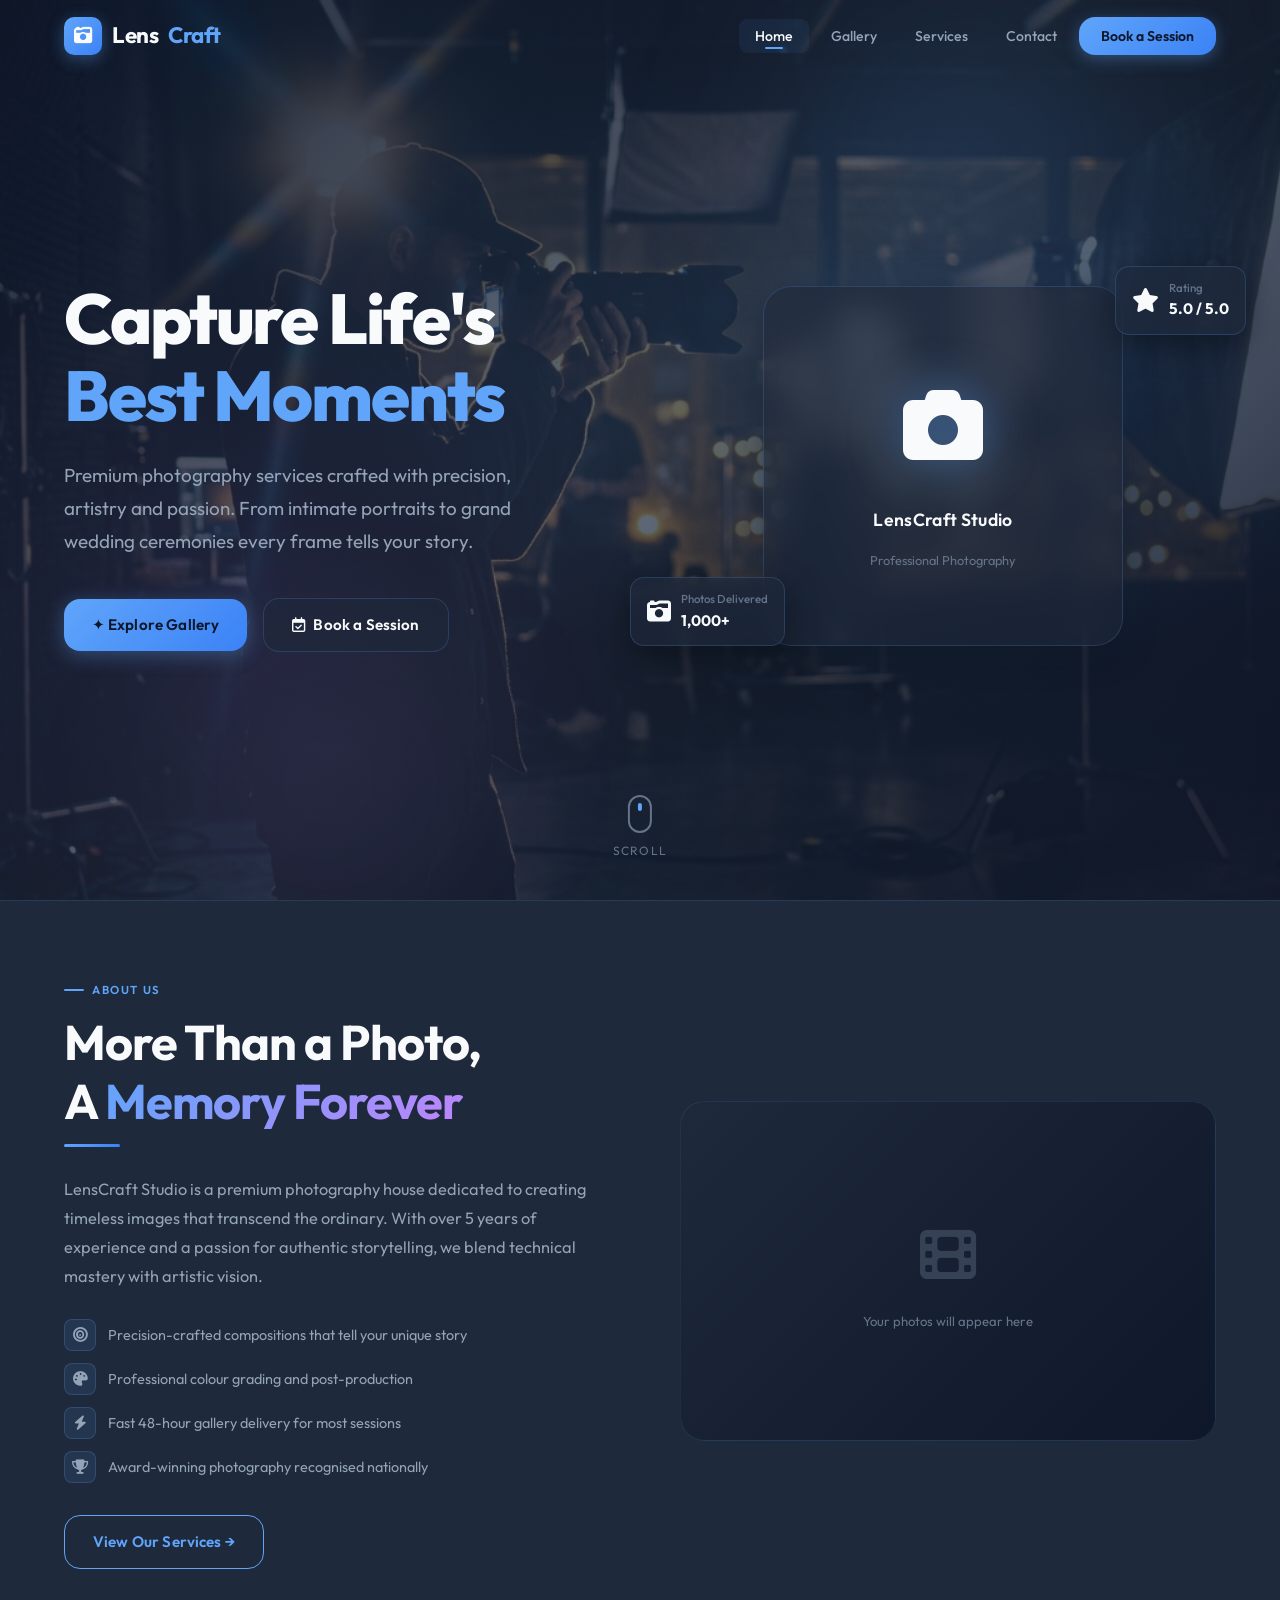
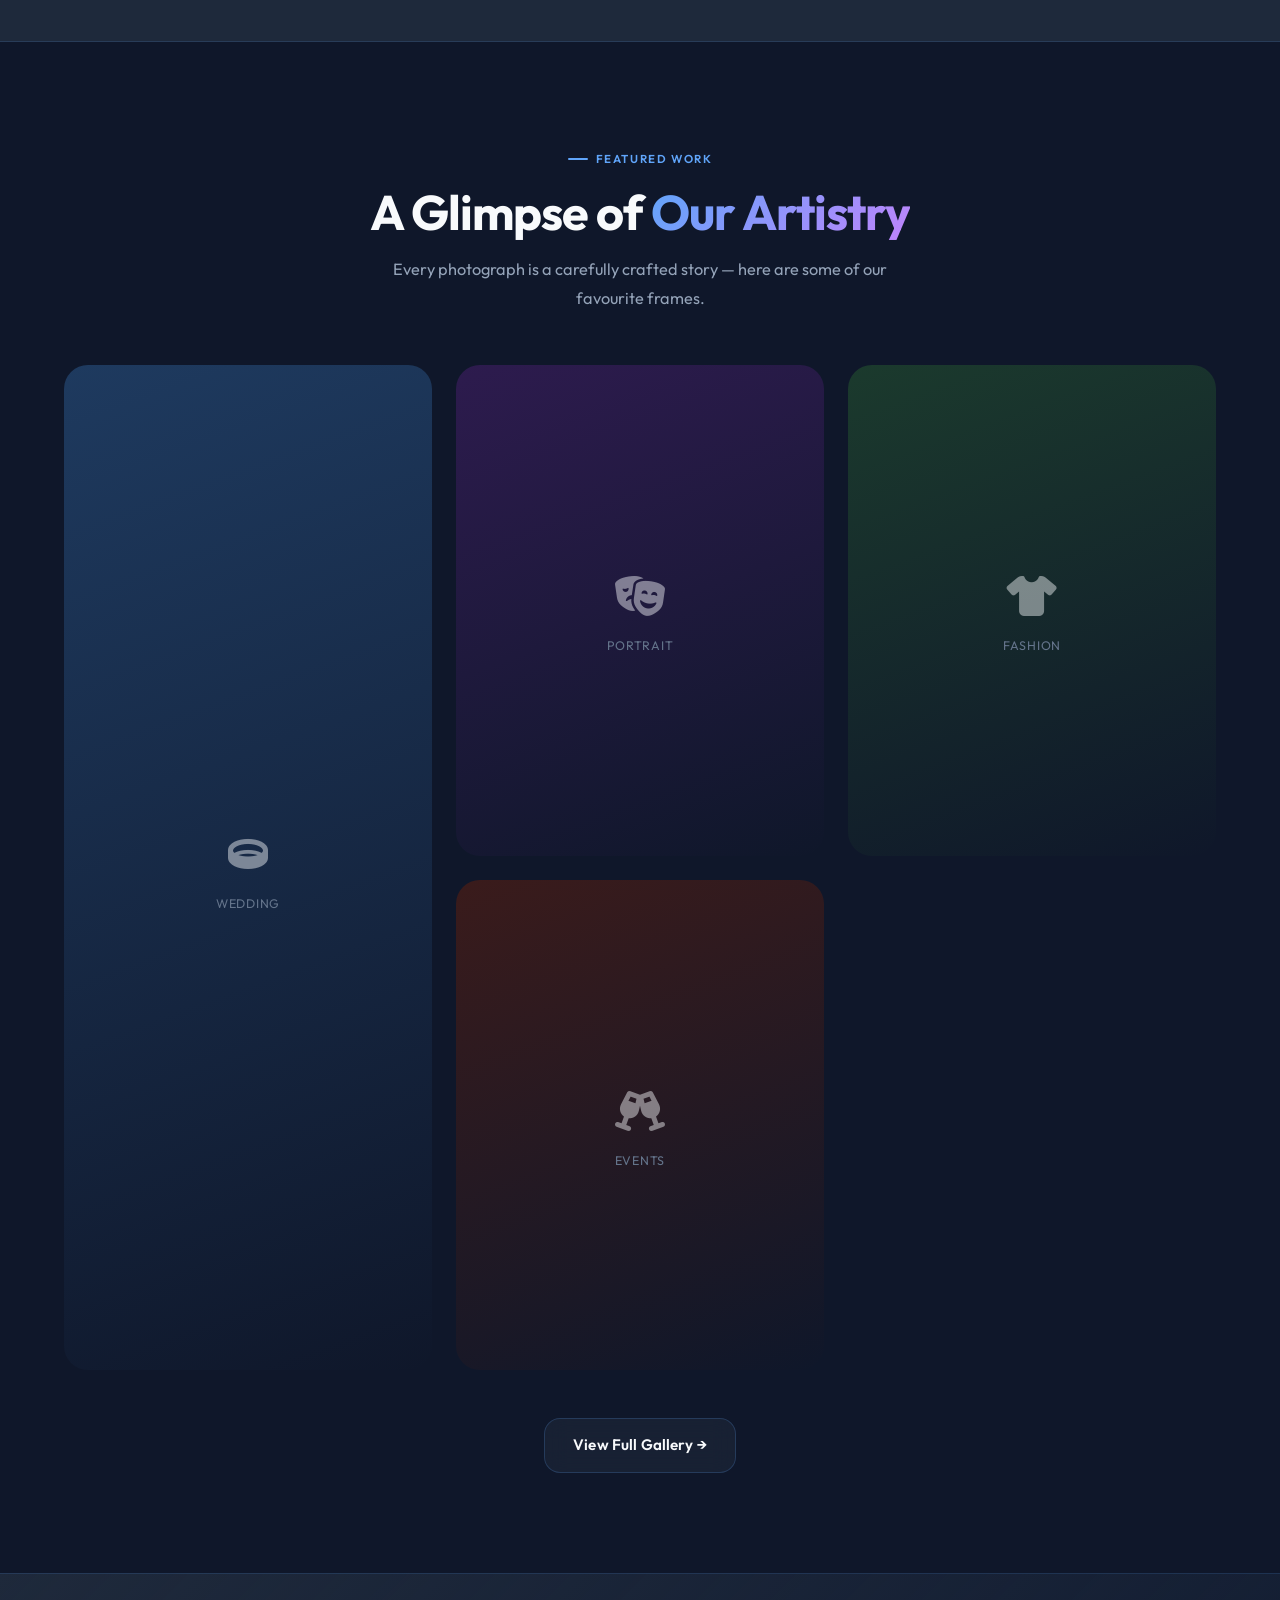
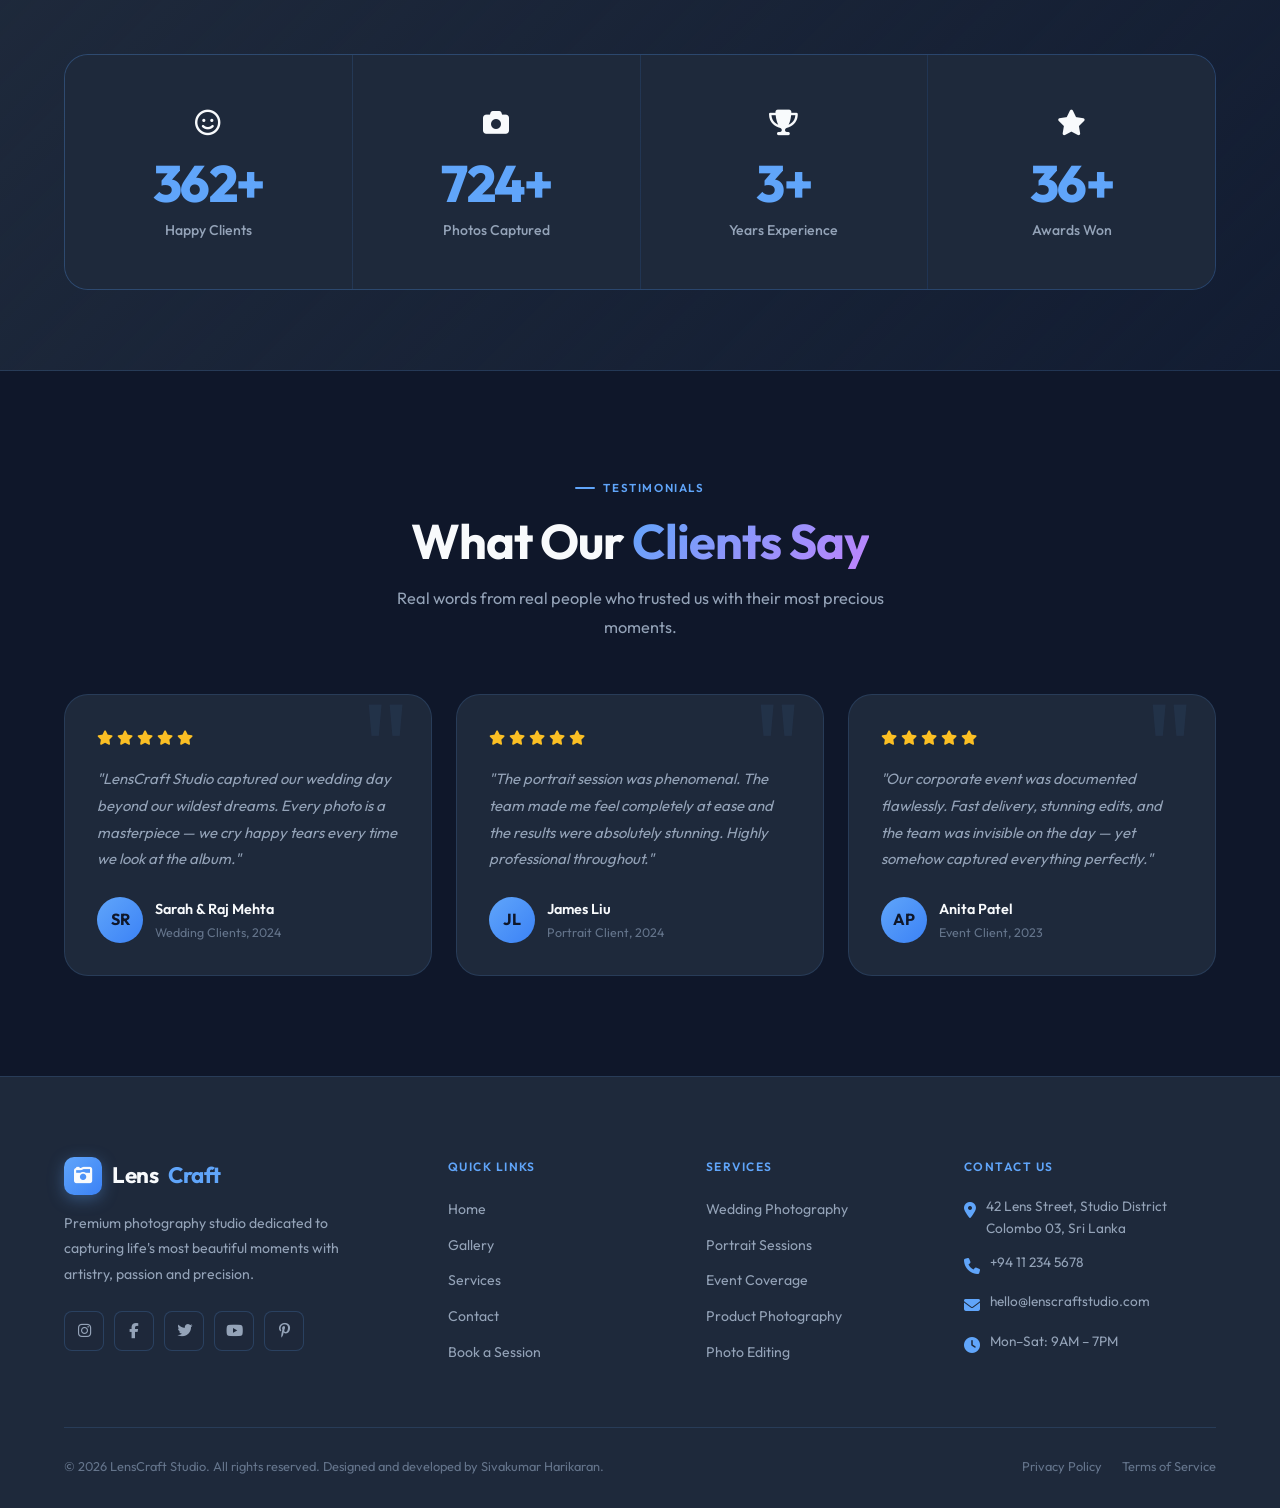
<file: index.html>
<!DOCTYPE html>
<html lang="en">
<head>
  <meta charset="UTF-8" />
  <meta name="viewport" content="width=device-width, initial-scale=1.0" />
  <meta name="description" content="LensCraft Studio — Premium photography studio specialising in wedding, portrait, fashion, event and commercial photography." />
  <meta name="keywords" content="photography studio, wedding photography, portrait, fashion photography, event coverage" />
  <title>LensCraft Studio | Capture Life's Best Moments</title>

  <!-- Favicon -->
  <link rel="icon" href="data:image/svg+xml,<svg xmlns='http://www.w3.org/2000/svg' viewBox='0 0 100 100'><text y='.9em' font-size='90'>📷</text></svg>" />

  <!-- Fonts & Icons -->
  <link href="https://fonts.googleapis.com/css2?family=Outfit:wght@300;400;500;600;700;800&display=swap" rel="stylesheet">
  <link rel="stylesheet" href="https://cdnjs.cloudflare.com/ajax/libs/font-awesome/6.4.0/css/all.min.css">

  <!-- Stylesheets -->
  <link rel="stylesheet" href="css/style.css" />
  <link rel="stylesheet" href="css/home.css" />
</head>
<body>

<!-- ══ NAVIGATION ══════════════════════════════════════════ -->
<nav class="navbar" id="navbar" role="navigation" aria-label="Main navigation">
  <div class="nav-inner">
    <!-- Logo -->
    <a href="index.html" class="nav-logo" aria-label="LensCraft Studio Home">
      <div class="nav-logo-icon"><i class="fa-solid fa-camera-retro"></i></div>
      Lens<span>Craft</span>
    </a>

    <!-- Desktop Links -->
    <ul class="nav-links" role="list">
      <li><a href="index.html"    class="nav-link" data-page="index.html">Home</a></li>
      <li><a href="gallery.html"  class="nav-link" data-page="gallery.html">Gallery</a></li>
      <li><a href="services.html" class="nav-link" data-page="services.html">Services</a></li>
      <li><a href="contact.html"  class="nav-link" data-page="contact.html">Contact</a></li>
      <li><a href="contact.html"  class="nav-cta"  id="navBookBtn">Book a Session</a></li>
    </ul>

    <!-- Hamburger -->
    <button class="nav-hamburger" id="navHamburger" aria-label="Toggle menu" aria-expanded="false">
      <span class="hamburger-line"></span>
      <span class="hamburger-line"></span>
      <span class="hamburger-line"></span>
    </button>
  </div>
</nav>

<!-- Mobile Drawer -->
<nav class="nav-mobile" id="navMobile" aria-label="Mobile navigation">
  <a href="index.html"    class="nav-link" data-page="index.html">Home</a>
  <a href="gallery.html"  class="nav-link" data-page="gallery.html">Gallery</a>
  <a href="services.html" class="nav-link" data-page="services.html">Services</a>
  <a href="contact.html"  class="nav-link" data-page="contact.html">Contact</a>
  <a href="contact.html"  class="nav-cta">Book a Session</a>
</nav>

<!-- ══ HERO SECTION ════════════════════════════════════════ -->
<section class="hero" id="home" aria-label="Hero">
  <!-- Background -->
  <div class="hero-bg"></div>
  <!-- Animated orbs -->
  <div class="hero-orb hero-orb-1"></div>
  <div class="hero-orb hero-orb-2"></div>

  <div class="hero-content">
    <!-- Text Column -->
    <div class="hero-text">

      <h1 class="hero-title">
        Capture Life's<br />
        <span>Best Moments</span>
      </h1>

      <p class="hero-sub">
        Premium photography services crafted with precision, artistry and passion.
        From intimate portraits to grand wedding ceremonies every frame tells your story.
      </p>

      <div class="hero-actions">
        <a href="gallery.html" class="btn btn-primary" id="heroExploreBtn">
          ✦ Explore Gallery
        </a>
        <a href="contact.html" class="btn btn-glass" id="heroBookBtn">
          <i class="fa-regular fa-calendar-check"></i> Book a Session
        </a>
      </div>
    </div>

    <!-- Visual Column -->
    <div class="hero-visual" aria-hidden="true">
      <div class="hero-camera-card">
        <div class="hero-camera-icon"><i class="fa-solid fa-camera"></i></div>
        <div class="hero-camera-label">LensCraft Studio</div>
        <div class="hero-camera-sub">Professional Photography</div>
      </div>

      <!-- Floating info cards -->
      <div class="hero-float-card hero-float-card-1">
        <span class="float-icon"><i class="fa-solid fa-star"></i></span>
        <div class="float-info">
          <div class="float-label">Rating</div>
          <div class="float-value">5.0 / 5.0</div>
        </div>
      </div>
      <div class="hero-float-card hero-float-card-2">
        <span class="float-icon"><i class="fa-solid fa-camera-retro"></i></span>
        <div class="float-info">
          <div class="float-label">Photos Delivered</div>
          <div class="float-value">1,000+</div>
        </div>
      </div>
    </div>
  </div>

  <!-- Scroll hint -->
  <div class="hero-scroll-hint" aria-hidden="true">
    <div class="scroll-mouse"><div class="scroll-wheel"></div></div>
    <span>Scroll</span>
  </div>
</section>

<!-- ══ ABOUT STRIP ══════════════════════════════════════════ -->
<section class="about-strip" id="about" aria-label="About LensCraft Studio">
  <div class="about-strip-inner">
    <!-- Text -->
    <div class="about-text reveal-left">
      <span class="section-label">About Us</span>
      <h2 class="section-title">More Than a Photo,<br />A <span class="gradient-text">Memory Forever</span></h2>
      <div class="divider"></div>
      <p class="section-subtitle">
        LensCraft Studio is a premium photography house dedicated to creating timeless images
        that transcend the ordinary. With over 5 years of experience and a passion for authentic
        storytelling, we blend technical mastery with artistic vision.
      </p>

      <ul class="about-feature-list" role="list">
        <li class="about-feature">
          <div class="about-feature-icon"><i class="fa-solid fa-bullseye"></i></div>
          Precision-crafted compositions that tell your unique story
        </li>
        <li class="about-feature">
          <div class="about-feature-icon"><i class="fa-solid fa-palette"></i></div>
          Professional colour grading and post-production
        </li>
        <li class="about-feature">
          <div class="about-feature-icon"><i class="fa-solid fa-bolt"></i></div>
          Fast 48-hour gallery delivery for most sessions
        </li>
        <li class="about-feature">
          <div class="about-feature-icon"><i class="fa-solid fa-trophy"></i></div>
          Award-winning photography recognised nationally
        </li>
      </ul>

      <a href="services.html" class="btn btn-outline" style="margin-top:32px;" id="aboutServicesBtn">
        View Our Services →
      </a>
    </div>

    <!-- Image/visual -->
    <div class="about-img-wrap reveal-right">
      <div class="about-img-placeholder">
        <span class="ph-icon"><i class="fa-solid fa-film"></i></span>
        <span>Your photos will appear here</span>
      </div>
    </div>
  </div>
</section>

<!-- ══ FEATURED SHOWCASE ════════════════════════════════════ -->
<section class="section" id="showcase" aria-label="Featured work">
  <div class="section-inner">
    <div class="reveal" style="text-align:center;margin-bottom:0;">
      <span class="section-label" style="justify-content:center;">Featured Work</span>
      <h2 class="section-title" style="text-align:center;">A Glimpse of <span class="gradient-text">Our Artistry</span></h2>
      <p class="section-subtitle" style="margin:0 auto;text-align:center;">
        Every photograph is a carefully crafted story — here are some of our favourite frames.
      </p>
    </div>

    <div class="showcase-grid stagger" role="list">
      <!-- Card 1 — tall (span 2 rows) -->
      <div class="showcase-card reveal" role="listitem" tabindex="0" aria-label="Wedding photography">
        <div class="showcase-placeholder sc-p-1">
          <span class="sc-p-placeholder-icon"><i class="fa-solid fa-ring"></i></span>
          <span class="sc-p-label">Wedding</span>
        </div>
        <div class="showcase-overlay" aria-hidden="true">
          <div class="showcase-overlay-text">
            <h3>Golden Hour Vows</h3>
            <span>Wedding Photography</span>
          </div>
        </div>
      </div>
      <!-- Card 2 -->
      <div class="showcase-card reveal" role="listitem" tabindex="0" aria-label="Portrait photography">
        <div class="showcase-placeholder sc-p-2">
          <span class="sc-p-placeholder-icon"><i class="fa-solid fa-masks-theater"></i></span>
          <span class="sc-p-label">Portrait</span>
        </div>
        <div class="showcase-overlay" aria-hidden="true">
          <div class="showcase-overlay-text">
            <h3>Studio Elegance</h3>
            <span>Portrait Photography</span>
          </div>
        </div>
      </div>
      <!-- Card 3 -->
      <div class="showcase-card reveal" role="listitem" tabindex="0" aria-label="Fashion photography">
        <div class="showcase-placeholder sc-p-3">
          <span class="sc-p-placeholder-icon"><i class="fa-solid fa-shirt"></i></span>
          <span class="sc-p-label">Fashion</span>
        </div>
        <div class="showcase-overlay" aria-hidden="true">
          <div class="showcase-overlay-text">
            <h3>Editorial Glam</h3>
            <span>Fashion Photography</span>
          </div>
        </div>
      </div>
      <!-- Card 4 -->
      <div class="showcase-card reveal" role="listitem" tabindex="0" aria-label="Event photography">
        <div class="showcase-placeholder sc-p-4">
          <span class="sc-p-placeholder-icon"><i class="fa-solid fa-champagne-glasses"></i></span>
          <span class="sc-p-label">Events</span>
        </div>
        <div class="showcase-overlay" aria-hidden="true">
          <div class="showcase-overlay-text">
            <h3>Grand Gala</h3>
            <span>Event Coverage</span>
          </div>
        </div>
      </div>
    </div>

    <div style="text-align:center;margin-top:48px;" class="reveal">
      <a href="gallery.html" class="btn btn-glass" id="viewAllGalleryBtn">View Full Gallery →</a>
    </div>
  </div>
</section>

<!-- ══ STATISTICS ═══════════════════════════════════════════ -->
<section class="stats-section" id="stats" aria-label="Studio statistics">
  <div class="stats-inner" role="list">
    <div class="stat-item reveal" role="listitem">
      <span class="stat-icon" aria-hidden="true"><i class="fa-regular fa-face-smile"></i></span>
      <div class="stat-number" data-count="500" data-suffix="+">0</div>
      <div class="stat-label">Happy Clients</div>
    </div>
    <div class="stat-item reveal" role="listitem">
      <span class="stat-icon" aria-hidden="true"><i class="fa-solid fa-camera"></i></span>
      <div class="stat-number" data-count="1000" data-suffix="+">0</div>
      <div class="stat-label">Photos Captured</div>
    </div>
    <div class="stat-item reveal" role="listitem">
      <span class="stat-icon" aria-hidden="true"><i class="fa-solid fa-trophy"></i></span>
      <div class="stat-number" data-count="5" data-suffix="+">0</div>
      <div class="stat-label">Years Experience</div>
    </div>
    <div class="stat-item reveal" role="listitem">
      <span class="stat-icon" aria-hidden="true"><i class="fa-solid fa-star"></i></span>
      <div class="stat-number" data-count="50" data-suffix="+">0</div>
      <div class="stat-label">Awards Won</div>
    </div>
  </div>
</section>

<!-- ══ TESTIMONIALS ═════════════════════════════════════════ -->
<section class="section testimonials-section" id="testimonials" aria-label="Client testimonials">
  <div class="section-inner">
    <div class="reveal" style="text-align:center;">
      <span class="section-label" style="justify-content:center;">Testimonials</span>
      <h2 class="section-title" style="text-align:center;">What Our <span class="gradient-text">Clients Say</span></h2>
      <p class="section-subtitle" style="margin:0 auto;text-align:center;">
        Real words from real people who trusted us with their most precious moments.
      </p>
    </div>

    <div class="testimonials-grid stagger" role="list">
      <!-- Testimonial 1 -->
      <article class="testimonial-card reveal" role="listitem">
        <div class="testimonial-stars" aria-label="5 star rating">
          <span class="star"><i class="fa-solid fa-star"></i></span><span class="star"><i class="fa-solid fa-star"></i></span><span class="star"><i class="fa-solid fa-star"></i></span>
          <span class="star"><i class="fa-solid fa-star"></i></span><span class="star"><i class="fa-solid fa-star"></i></span>
        </div>
        <p class="testimonial-text">
          "LensCraft Studio captured our wedding day beyond our wildest dreams. Every photo
          is a masterpiece — we cry happy tears every time we look at the album."
        </p>
        <div class="testimonial-author">
          <div class="author-avatar" aria-hidden="true">SR</div>
          <div>
            <div class="author-name">Sarah &amp; Raj Mehta</div>
            <div class="author-role">Wedding Clients, 2024</div>
          </div>
        </div>
      </article>

      <!-- Testimonial 2 -->
      <article class="testimonial-card reveal" role="listitem">
        <div class="testimonial-stars" aria-label="5 star rating">
          <span class="star"><i class="fa-solid fa-star"></i></span><span class="star"><i class="fa-solid fa-star"></i></span><span class="star"><i class="fa-solid fa-star"></i></span>
          <span class="star"><i class="fa-solid fa-star"></i></span><span class="star"><i class="fa-solid fa-star"></i></span>
        </div>
        <p class="testimonial-text">
          "The portrait session was phenomenal. The team made me feel completely at ease
          and the results were absolutely stunning. Highly professional throughout."
        </p>
        <div class="testimonial-author">
          <div class="author-avatar" aria-hidden="true">JL</div>
          <div>
            <div class="author-name">James Liu</div>
            <div class="author-role">Portrait Client, 2024</div>
          </div>
        </div>
      </article>

      <!-- Testimonial 3 -->
      <article class="testimonial-card reveal" role="listitem">
        <div class="testimonial-stars" aria-label="5 star rating">
          <span class="star"><i class="fa-solid fa-star"></i></span><span class="star"><i class="fa-solid fa-star"></i></span><span class="star"><i class="fa-solid fa-star"></i></span>
          <span class="star"><i class="fa-solid fa-star"></i></span><span class="star"><i class="fa-solid fa-star"></i></span>
        </div>
        <p class="testimonial-text">
          "Our corporate event was documented flawlessly. Fast delivery, stunning edits, and
          the team was invisible on the day — yet somehow captured everything perfectly."
        </p>
        <div class="testimonial-author">
          <div class="author-avatar" aria-hidden="true">AP</div>
          <div>
            <div class="author-name">Anita Patel</div>
            <div class="author-role">Event Client, 2023</div>
          </div>
        </div>
      </article>
    </div>
  </div>
</section>

<!-- ══ FOOTER ═══════════════════════════════════════════════ -->
<footer class="footer" id="footer" role="contentinfo">
  <div class="footer-grid">
    <!-- Brand -->
    <div class="footer-brand">
      <a href="index.html" class="nav-logo" style="margin-bottom:0;">
        <div class="nav-logo-icon"><i class="fa-solid fa-camera-retro"></i></div>
        Lens<span>Craft</span>
      </a>
      <p>Premium photography studio dedicated to capturing life's most beautiful moments with artistry, passion and precision.</p>
      <div class="footer-socials" role="list" aria-label="Social media links">
        <a href="#" class="social-icon" aria-label="Instagram" role="listitem"><i class="fa-brands fa-instagram"></i></a>
        <a href="#" class="social-icon" aria-label="Facebook"  role="listitem"><i class="fa-brands fa-facebook-f"></i></a>
        <a href="#" class="social-icon" aria-label="Twitter"   role="listitem"><i class="fa-brands fa-twitter"></i></a>
        <a href="#" class="social-icon" aria-label="YouTube"   role="listitem"><i class="fa-brands fa-youtube"></i></a>
        <a href="#" class="social-icon" aria-label="Pinterest" role="listitem"><i class="fa-brands fa-pinterest-p"></i></a>
      </div>
    </div>

    <!-- Quick Links -->
    <div class="footer-col">
      <h4>Quick Links</h4>
      <ul role="list">
        <li><a href="index.html">Home</a></li>
        <li><a href="gallery.html">Gallery</a></li>
        <li><a href="services.html">Services</a></li>
        <li><a href="contact.html">Contact</a></li>
        <li><a href="contact.html">Book a Session</a></li>
      </ul>
    </div>

    <!-- Services -->
    <div class="footer-col">
      <h4>Services</h4>
      <ul role="list">
        <li><a href="services.html">Wedding Photography</a></li>
        <li><a href="services.html">Portrait Sessions</a></li>
        <li><a href="services.html">Event Coverage</a></li>
        <li><a href="services.html">Product Photography</a></li>
        <li><a href="services.html">Photo Editing</a></li>
      </ul>
    </div>

    <!-- Contact -->
    <div class="footer-col">
      <h4>Contact Us</h4>
      <div class="footer-contact-item">
        <span class="ic"><i class="fa-solid fa-location-dot"></i></span>
        <span>42 Lens Street, Studio District<br />Colombo 03, Sri Lanka</span>
      </div>
      <div class="footer-contact-item">
        <span class="ic"><i class="fa-solid fa-phone"></i></span>
        <a href="tel:+94112345678">+94 11 234 5678</a>
      </div>
      <div class="footer-contact-item">
        <span class="ic"><i class="fa-solid fa-envelope"></i></span>
        <a href="mailto:hello@lenscraftstudio.com">hello@lenscraftstudio.com</a>
      </div>
      <div class="footer-contact-item">
        <span class="ic"><i class="fa-solid fa-clock"></i></span>
        <span>Mon–Sat: 9AM – 7PM</span>
      </div>
    </div>
  </div>

  <div class="footer-bottom">
    <p>© 2026 LensCraft Studio. All rights reserved. Designed and developed by Sivakumar Harikaran.</p>
    <div class="footer-bottom-links" role="list">
      <a href="#" role="listitem">Privacy Policy</a>
      <a href="#" role="listitem">Terms of Service</a>
    </div>
  </div>
</footer>

<!-- Scripts -->
<script src="js/main.js"></script>

</body>
</html>
</file>
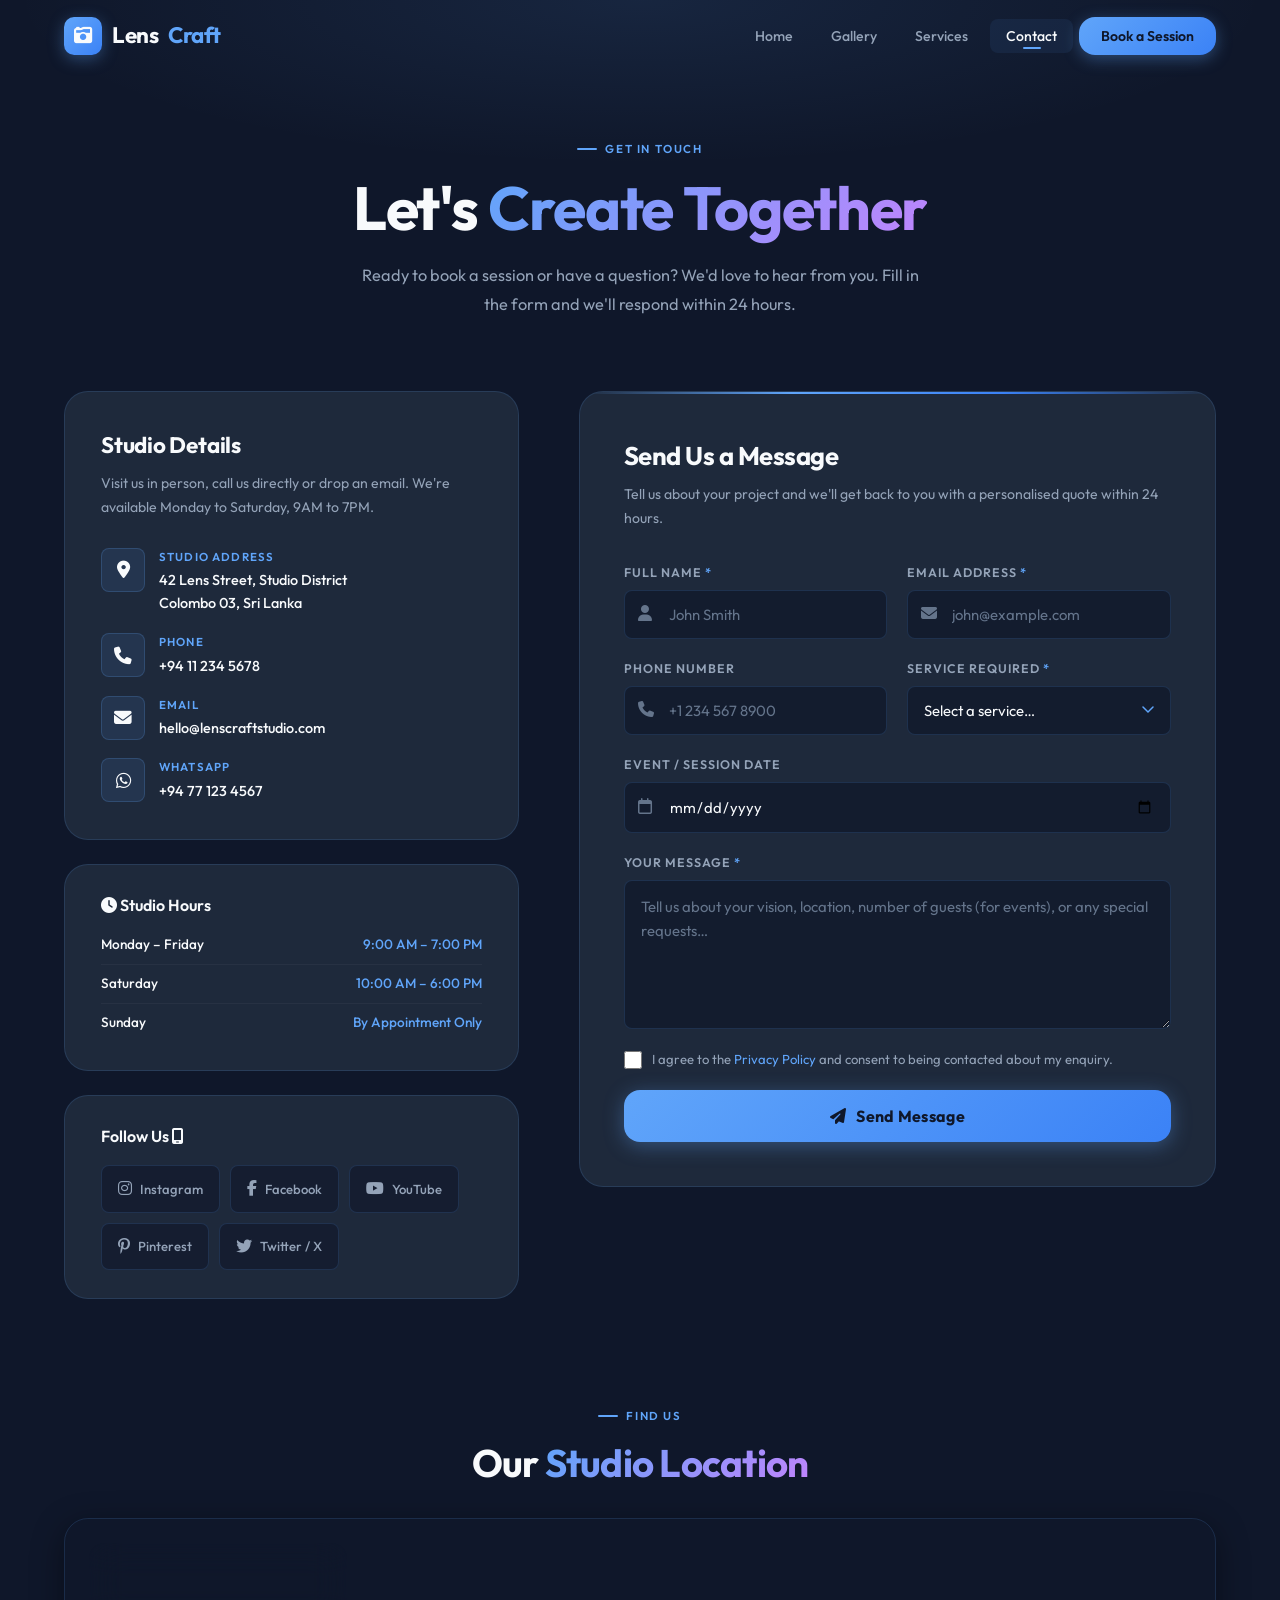
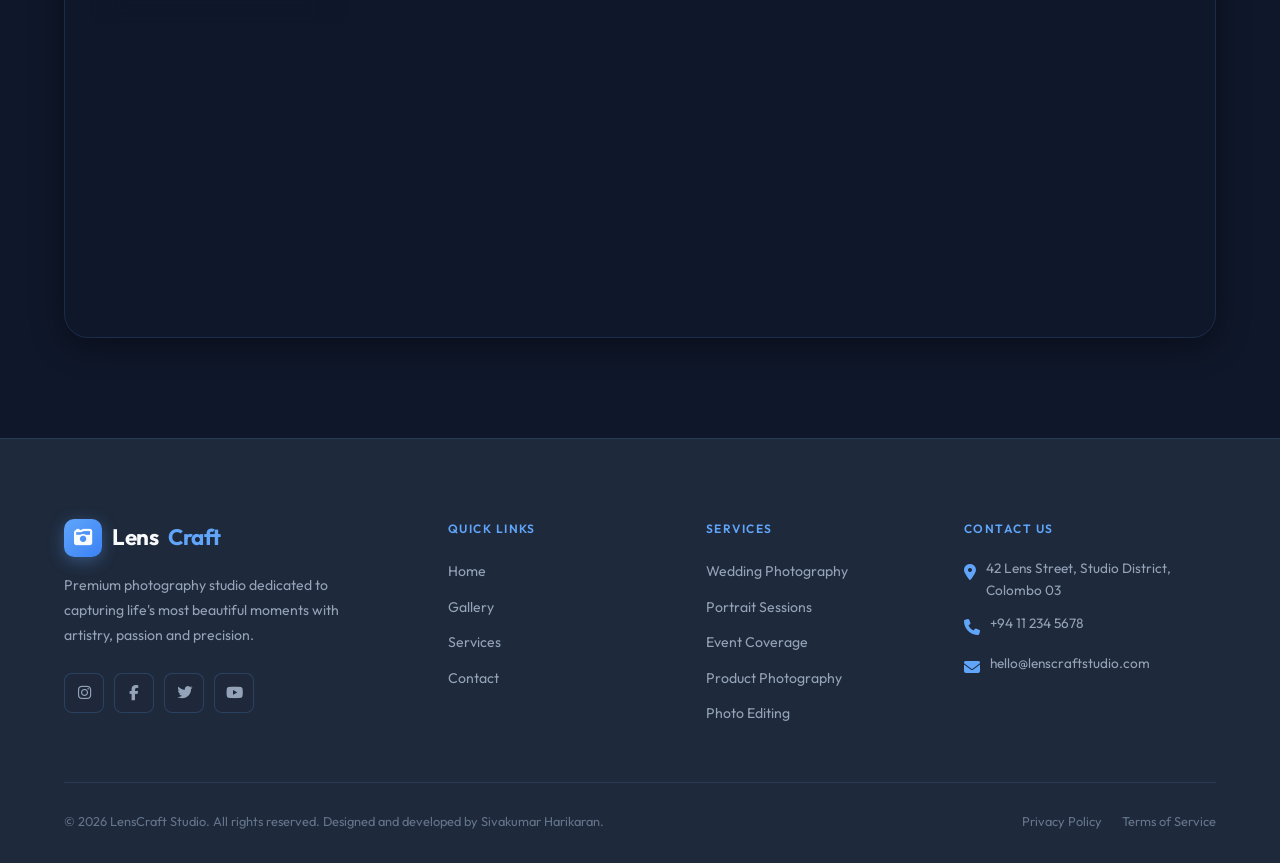
<file: contact.html>
<!DOCTYPE html>
<html lang="en">
<head>
  <meta charset="UTF-8" />
  <meta name="viewport" content="width=device-width, initial-scale=1.0" />
  <meta name="description" content="Contact LensCraft Studio — Book a session, get a quote or visit our studio. We'd love to hear from you." />
  <title>Contact | LensCraft Studio</title>
  <link rel="icon" href="data:image/svg+xml,<svg xmlns='http://www.w3.org/2000/svg' viewBox='0 0 100 100'><text y='.9em' font-size='90'>📷</text></svg>" />
  <!-- Fonts & Icons -->
  <link href="https://fonts.googleapis.com/css2?family=Outfit:wght@300;400;500;600;700;800&display=swap" rel="stylesheet">
  <link rel="stylesheet" href="https://cdnjs.cloudflare.com/ajax/libs/font-awesome/6.4.0/css/all.min.css">

  <link rel="stylesheet" href="css/style.css" />
  <link rel="stylesheet" href="css/contact.css" />
</head>
<body>

<!-- ══ NAVIGATION ══════════════════════════════════════════ -->
<nav class="navbar" id="navbar" role="navigation" aria-label="Main navigation">
  <div class="nav-inner">
    <a href="index.html" class="nav-logo" aria-label="LensCraft Studio Home">
      <div class="nav-logo-icon"><i class="fa-solid fa-camera-retro"></i></div>
      Lens<span>Craft</span>
    </a>
    <ul class="nav-links" role="list">
      <li><a href="index.html"    class="nav-link" data-page="index.html">Home</a></li>
      <li><a href="gallery.html"  class="nav-link" data-page="gallery.html">Gallery</a></li>
      <li><a href="services.html" class="nav-link" data-page="services.html">Services</a></li>
      <li><a href="contact.html"  class="nav-link" data-page="contact.html">Contact</a></li>
      <li><a href="contact.html"  class="nav-cta">Book a Session</a></li>
    </ul>
    <button class="nav-hamburger" id="navHamburger" aria-label="Toggle menu" aria-expanded="false">
      <span class="hamburger-line"></span>
      <span class="hamburger-line"></span>
      <span class="hamburger-line"></span>
    </button>
  </div>
</nav>

<nav class="nav-mobile" id="navMobile" aria-label="Mobile navigation">
  <a href="index.html"    class="nav-link" data-page="index.html">Home</a>
  <a href="gallery.html"  class="nav-link" data-page="gallery.html">Gallery</a>
  <a href="services.html" class="nav-link" data-page="services.html">Services</a>
  <a href="contact.html"  class="nav-link" data-page="contact.html">Contact</a>
  <a href="contact.html"  class="nav-cta">Book a Session</a>
</nav>

<!-- ══ PAGE HEADER ════════════════════════════════════════ -->
<header class="contact-hero" aria-label="Contact page header">
  <span class="section-label reveal">Get In Touch</span>
  <h1 class="section-title reveal" style="font-size:clamp(2.2rem,5vw,3.8rem);margin-bottom:16px;">
    Let's <span class="gradient-text">Create Together</span>
  </h1>
  <p class="section-subtitle reveal">
    Ready to book a session or have a question? We'd love to hear from you.
    Fill in the form and we'll respond within 24 hours.
  </p>
</header>

<!-- ══ CONTACT LAYOUT ══════════════════════════════════════ -->
<section class="contact-section" aria-label="Contact form and information">
  <div class="contact-inner">

    <!-- Left: Contact Info -->
    <aside class="contact-info" aria-label="Studio contact details">

      <!-- Info Card -->
      <div class="contact-info-card reveal-left">
        <h2 class="contact-info-title">Studio Details</h2>
        <p class="contact-info-sub">
          Visit us in person, call us directly or drop an email.
          We're available Monday to Saturday, 9AM to 7PM.
        </p>
        <div class="contact-detail-list" role="list">
          <div class="contact-detail-item" role="listitem">
            <div class="contact-detail-icon" aria-hidden="true"><i class="fa-solid fa-location-dot"></i></div>
            <div>
              <div class="contact-detail-label">Studio Address</div>
              <div class="contact-detail-value">42 Lens Street, Studio District<br />Colombo 03, Sri Lanka</div>
            </div>
          </div>
          <div class="contact-detail-item" role="listitem">
            <div class="contact-detail-icon" aria-hidden="true"><i class="fa-solid fa-phone"></i></div>
            <div>
              <div class="contact-detail-label">Phone</div>
              <div class="contact-detail-value">
                <a href="tel:+94112345678">+94 11 234 5678</a>
              </div>
            </div>
          </div>
          <div class="contact-detail-item" role="listitem">
            <div class="contact-detail-icon" aria-hidden="true"><i class="fa-solid fa-envelope"></i></div>
            <div>
              <div class="contact-detail-label">Email</div>
              <div class="contact-detail-value">
                <a href="mailto:hello@lenscraftstudio.com">hello@lenscraftstudio.com</a>
              </div>
            </div>
          </div>
          <div class="contact-detail-item" role="listitem">
            <div class="contact-detail-icon" aria-hidden="true"><i class="fa-brands fa-whatsapp"></i></div>
            <div>
              <div class="contact-detail-label">WhatsApp</div>
              <div class="contact-detail-value">
                <a href="https://wa.me/94112345678">+94 77 123 4567</a>
              </div>
            </div>
          </div>
        </div>
      </div><!-- /contact-info-card -->

      <!-- Studio Hours -->
      <div class="studio-hours reveal-left">
        <h3><i class="fa-solid fa-clock"></i> Studio Hours</h3>
        <div class="hours-list" role="list">
          <div class="hours-item" role="listitem">
            <span class="hours-day">Monday – Friday</span>
            <span class="hours-time">9:00 AM – 7:00 PM</span>
          </div>
          <div class="hours-item" role="listitem">
            <span class="hours-day">Saturday</span>
            <span class="hours-time">10:00 AM – 6:00 PM</span>
          </div>
          <div class="hours-item" role="listitem">
            <span class="hours-day">Sunday</span>
            <span class="hours-time">By Appointment Only</span>
          </div>
        </div>
      </div>

      <!-- Social Media -->
      <div class="contact-socials-card reveal-left">
        <h3>Follow Us <i class="fa-solid fa-mobile-screen"></i></h3>
        <div class="contact-social-list" role="list">
          <a href="#" class="contact-social-btn" role="listitem" id="socialInstagram" aria-label="Instagram">
            <span class="soc-icon"><i class="fa-brands fa-instagram"></i></span> Instagram
          </a>
          <a href="#" class="contact-social-btn" role="listitem" id="socialFacebook" aria-label="Facebook">
            <span class="soc-icon"><i class="fa-brands fa-facebook-f"></i></span> Facebook
          </a>
          <a href="#" class="contact-social-btn" role="listitem" id="socialYouTube" aria-label="YouTube">
            <span class="soc-icon"><i class="fa-brands fa-youtube"></i></span> YouTube
          </a>
          <a href="#" class="contact-social-btn" role="listitem" id="socialPinterest" aria-label="Pinterest">
            <span class="soc-icon"><i class="fa-brands fa-pinterest-p"></i></span> Pinterest
          </a>
          <a href="#" class="contact-social-btn" role="listitem" id="socialTwitter" aria-label="Twitter / X">
            <span class="soc-icon"><i class="fa-brands fa-twitter"></i></span> Twitter / X
          </a>
        </div>
      </div>

    </aside><!-- /contact-info -->

    <!-- Right: Contact Form -->
    <div class="contact-form-wrap reveal-right">
      <h2 class="contact-form-title">Send Us a Message</h2>
      <p class="contact-form-sub">
        Tell us about your project and we'll get back to you with a personalised quote within 24 hours.
      </p>

      <!-- Status message (shown after submit) -->
      <div class="form-status" id="formStatus" role="alert" aria-live="polite"></div>

      <form class="contact-form" id="contactForm" novalidate aria-label="Contact form">

        <!-- Name + Email -->
        <div class="form-row">
          <div class="form-group">
            <label class="form-label" for="fullName">
              Full Name <span class="required">*</span>
            </label>
            <div class="form-input-wrap">
              <span class="form-input-icon" aria-hidden="true"><i class="fa-solid fa-user"></i></span>
              <input
                type="text"
                id="fullName"
                name="fullName"
                class="form-input"
                placeholder="John Smith"
                autocomplete="name"
                required
                aria-required="true"
              />
            </div>
          </div>

          <div class="form-group">
            <label class="form-label" for="email">
              Email Address <span class="required">*</span>
            </label>
            <div class="form-input-wrap">
              <span class="form-input-icon" aria-hidden="true"><i class="fa-solid fa-envelope"></i></span>
              <input
                type="email"
                id="email"
                name="email"
                class="form-input"
                placeholder="john@example.com"
                autocomplete="email"
                required
                aria-required="true"
              />
            </div>
          </div>
        </div>

        <!-- Phone + Service -->
        <div class="form-row">
          <div class="form-group">
            <label class="form-label" for="phone">Phone Number</label>
            <div class="form-input-wrap">
              <span class="form-input-icon" aria-hidden="true"><i class="fa-solid fa-phone"></i></span>
              <input
                type="tel"
                id="phone"
                name="phone"
                class="form-input"
                placeholder="+1 234 567 8900"
                autocomplete="tel"
              />
            </div>
          </div>

          <div class="form-group">
            <label class="form-label" for="service">
              Service Required <span class="required">*</span>
            </label>
            <select id="service" name="service" class="form-select" required aria-required="true">
              <option value="" disabled selected>Select a service…</option>
              <option value="wedding">Wedding Photography</option>
              <option value="portrait">Portrait Session</option>
              <option value="event">Event Coverage</option>
              <option value="product">Product Photography</option>
              <option value="fashion">Fashion Photography</option>
              <option value="editing">Photo Editing</option>
              <option value="other">Other / Not Sure</option>
            </select>
          </div>
        </div>

        <!-- Event Date -->
        <div class="form-group">
          <label class="form-label" for="eventDate">Event / Session Date</label>
          <div class="form-input-wrap">
            <span class="form-input-icon" aria-hidden="true"><i class="fa-regular fa-calendar"></i></span>
            <input
              type="date"
              id="eventDate"
              name="eventDate"
              class="form-input"
              style="padding-left:44px;"
            />
          </div>
        </div>

        <!-- Message -->
        <div class="form-group">
          <label class="form-label" for="message">
            Your Message <span class="required">*</span>
          </label>
          <textarea
            id="message"
            name="message"
            class="form-textarea"
            placeholder="Tell us about your vision, location, number of guests (for events), or any special requests…"
            required
            aria-required="true"
            rows="5"
          ></textarea>
        </div>

        <!-- Consent -->
        <div class="form-checkbox-group">
          <input type="checkbox" id="consent" name="consent" class="form-checkbox" />
          <label class="form-checkbox-label" for="consent">
            I agree to the <a href="#">Privacy Policy</a> and consent to being contacted about my enquiry.
          </label>
        </div>

        <!-- Submit -->
        <button type="submit" class="form-submit" id="formSubmit">
          <span id="submitIcon"><i class="fa-solid fa-paper-plane"></i></span>
          <span id="submitText">Send Message</span>
        </button>

      </form>
    </div><!-- /contact-form-wrap -->

  </div><!-- /contact-inner -->
</section>

<!-- ══ MAP SECTION ══════════════════════════════════════════ -->
<section class="map-section" aria-label="Studio location map">
  <div class="map-inner">
    <div class="reveal" style="text-align:center;margin-bottom:32px;">
      <span class="section-label" style="justify-content:center;">Find Us</span>
      <h2 class="section-title" style="text-align:center;font-size:clamp(1.8rem,3vw,2.5rem);">
        Our <span class="gradient-text">Studio Location</span>
      </h2>
    </div>

    <div class="map-wrap reveal">
      <!-- Google Maps embed — Colombo, Sri Lanka (replace src with your real location) -->
      <iframe
        src="https://www.google.com/maps/embed?pb=!1m18!1m12!1m3!1d3960.798469490126!2d79.84834831477326!3d6.921944994998!2m3!1f0!2f0!3f0!3m2!1i1024!2i768!4f13.1!3m3!1m2!1s0x3ae253d10f7a7003%3A0x320b2e4d32d3838d!2sColombo%2003%2C%20Sri%20Lanka!5e0!3m2!1sen!2slk!4v1620000000000!5m2!1sen!2slk"
        allowfullscreen=""
        loading="lazy"
        referrerpolicy="no-referrer-when-downgrade"
        title="LensCraft Studio location on Google Maps"
      ></iframe>

      <!-- Overlay card -->
      <div class="map-overlay-card" aria-hidden="true">
        <span class="mo-icon"><i class="fa-solid fa-location-dot"></i></span>
        <div>
          <div class="map-overlay-label">LensCraft Studio</div>
          <div class="map-overlay-value">42 Lens Street, Colombo 03</div>
        </div>
      </div>
    </div>
  </div>
</section>

<!-- ══ FOOTER ═══════════════════════════════════════════════ -->
<footer class="footer" id="footer" role="contentinfo">
  <div class="footer-grid">
    <div class="footer-brand">
      <a href="index.html" class="nav-logo" style="margin-bottom:0;">
        <div class="nav-logo-icon"><i class="fa-solid fa-camera-retro"></i></div>
        Lens<span>Craft</span>
      </a>
      <p>Premium photography studio dedicated to capturing life's most beautiful moments with artistry, passion and precision.</p>
      <div class="footer-socials" role="list">
        <a href="#" class="social-icon" aria-label="Instagram"><i class="fa-brands fa-instagram"></i></a>
        <a href="#" class="social-icon" aria-label="Facebook"><i class="fa-brands fa-facebook-f"></i></a>
        <a href="#" class="social-icon" aria-label="Twitter"><i class="fa-brands fa-twitter"></i></a>
        <a href="#" class="social-icon" aria-label="YouTube"><i class="fa-brands fa-youtube"></i></a>
      </div>
    </div>
    <div class="footer-col">
      <h4>Quick Links</h4>
      <ul role="list">
        <li><a href="index.html">Home</a></li>
        <li><a href="gallery.html">Gallery</a></li>
        <li><a href="services.html">Services</a></li>
        <li><a href="contact.html">Contact</a></li>
      </ul>
    </div>
    <div class="footer-col">
      <h4>Services</h4>
      <ul role="list">
        <li><a href="services.html">Wedding Photography</a></li>
        <li><a href="services.html">Portrait Sessions</a></li>
        <li><a href="services.html">Event Coverage</a></li>
        <li><a href="services.html">Product Photography</a></li>
        <li><a href="services.html">Photo Editing</a></li>
      </ul>
    </div>
    <div class="footer-col">
      <h4>Contact Us</h4>
      <div class="footer-contact-item">
        <span class="ic"><i class="fa-solid fa-location-dot"></i></span><span>42 Lens Street, Studio District, Colombo 03</span>
      </div>
      <div class="footer-contact-item">
        <span class="ic"><i class="fa-solid fa-phone"></i></span><a href="tel:+94112345678">+94 11 234 5678</a>
      </div>
      <div class="footer-contact-item">
        <span class="ic"><i class="fa-solid fa-envelope"></i></span><a href="mailto:hello@lenscraftstudio.com">hello@lenscraftstudio.com</a>
      </div>
    </div>
  </div>
  <div class="footer-bottom">
    <p>© 2026 LensCraft Studio. All rights reserved. Designed and developed by Sivakumar Harikaran.</p>
    <div class="footer-bottom-links">
      <a href="#">Privacy Policy</a>
      <a href="#">Terms of Service</a>
    </div>
  </div>
</footer>

<script src="js/main.js"></script>
<script src="js/contact.js"></script>
</body>
</html>
</file>
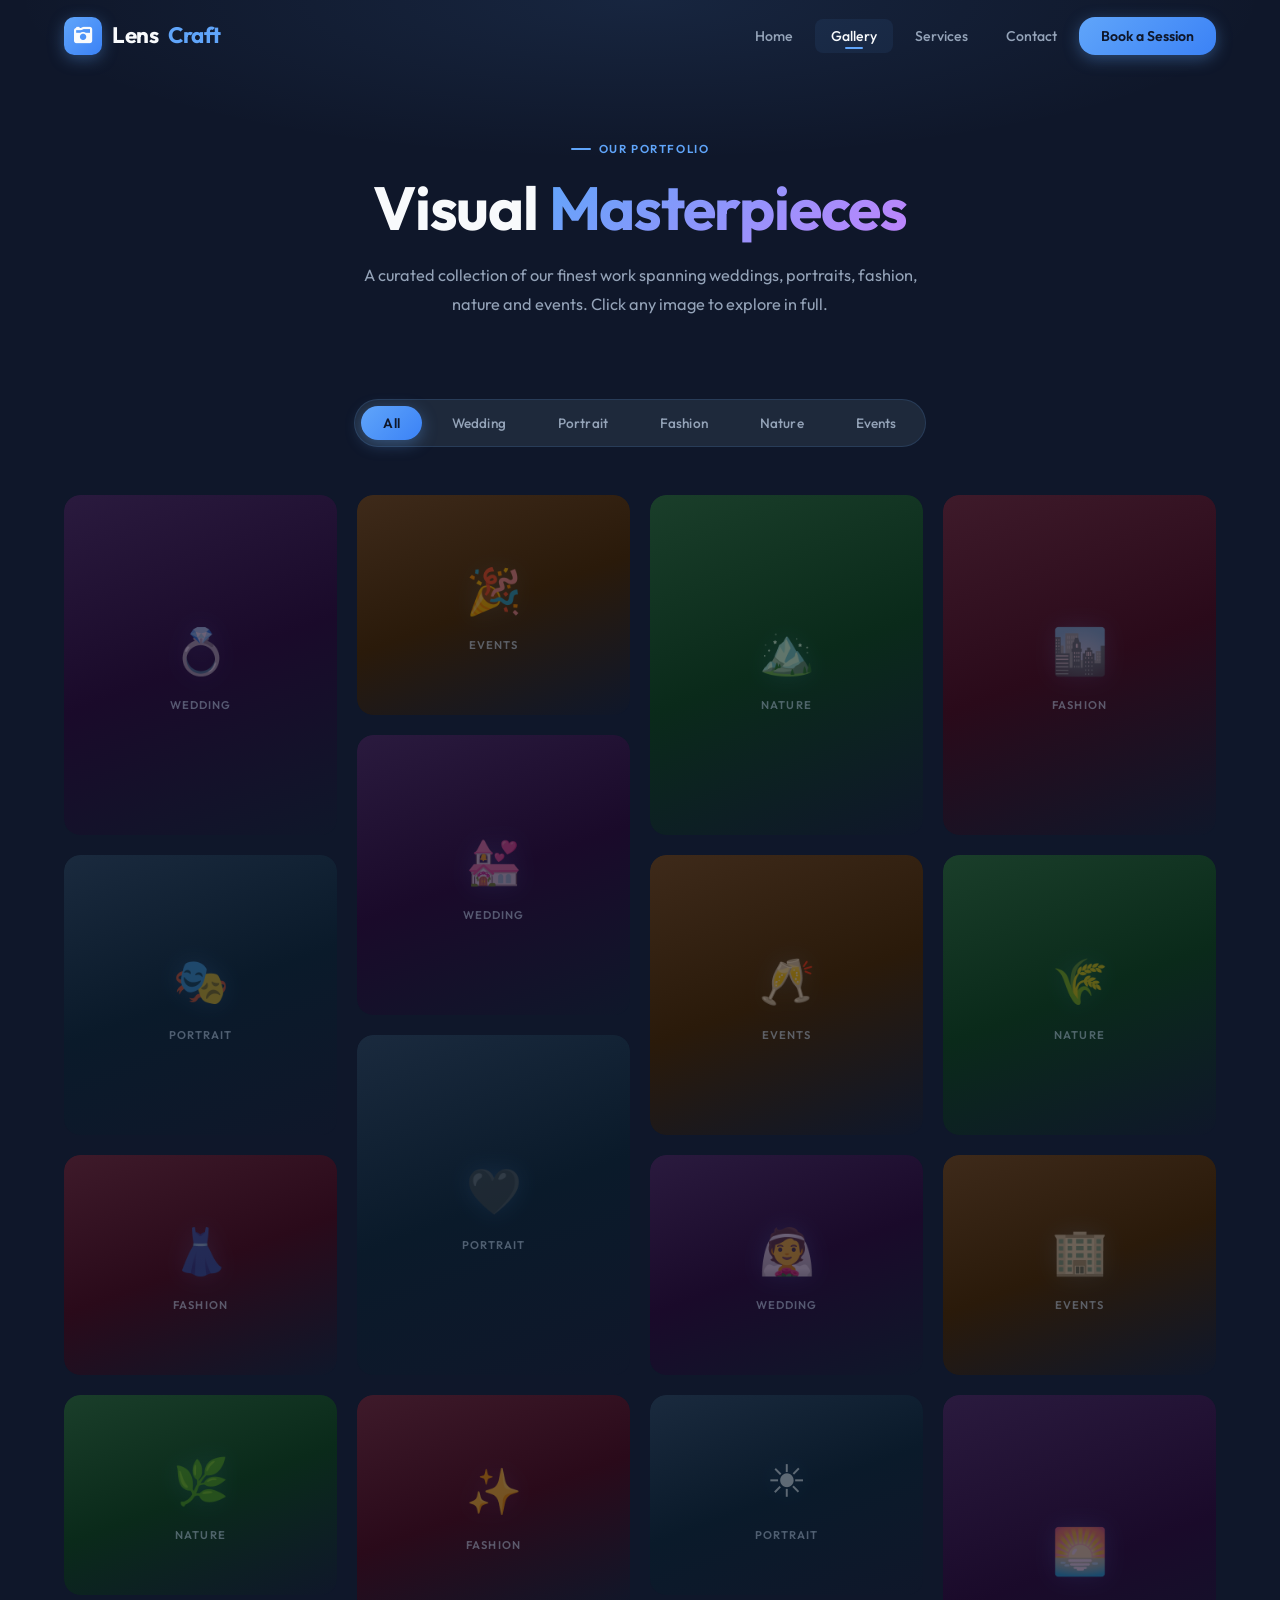
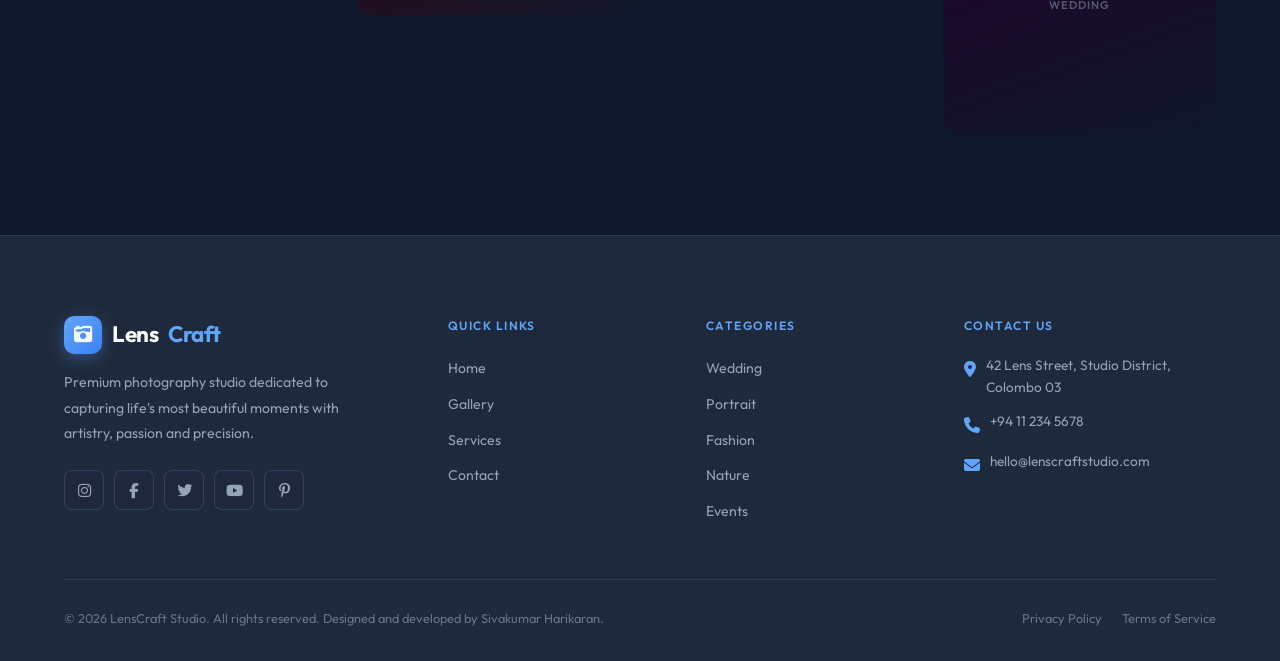
<file: gallery.html>
<!DOCTYPE html>
<html lang="en">
<head>
  <meta charset="UTF-8" />
  <meta name="viewport" content="width=device-width, initial-scale=1.0" />
  <meta name="description" content="LensCraft Studio Gallery — Browse stunning wedding, portrait, fashion, nature and event photography collections." />
  <title>Gallery | LensCraft Studio</title>
  <link rel="icon" href="data:image/svg+xml,<svg xmlns='http://www.w3.org/2000/svg' viewBox='0 0 100 100'><text y='.9em' font-size='90'>📷</text></svg>" />
  <!-- Fonts & Icons -->
  <link href="https://fonts.googleapis.com/css2?family=Outfit:wght@300;400;500;600;700;800&display=swap" rel="stylesheet">
  <link rel="stylesheet" href="https://cdnjs.cloudflare.com/ajax/libs/font-awesome/6.4.0/css/all.min.css">

  <link rel="stylesheet" href="css/style.css" />
  <link rel="stylesheet" href="css/gallery.css" />
</head>
<body>

<!-- ══ NAVIGATION ══════════════════════════════════════════ -->
<nav class="navbar" id="navbar" role="navigation" aria-label="Main navigation">
  <div class="nav-inner">
    <a href="index.html" class="nav-logo" aria-label="LensCraft Studio Home">
      <div class="nav-logo-icon"><i class="fa-solid fa-camera-retro"></i></div>
      Lens<span>Craft</span>
    </a>
    <ul class="nav-links" role="list">
      <li><a href="index.html"    class="nav-link" data-page="index.html">Home</a></li>
      <li><a href="gallery.html"  class="nav-link" data-page="gallery.html">Gallery</a></li>
      <li><a href="services.html" class="nav-link" data-page="services.html">Services</a></li>
      <li><a href="contact.html"  class="nav-link" data-page="contact.html">Contact</a></li>
      <li><a href="contact.html"  class="nav-cta">Book a Session</a></li>
    </ul>
    <button class="nav-hamburger" id="navHamburger" aria-label="Toggle menu" aria-expanded="false">
      <span class="hamburger-line"></span>
      <span class="hamburger-line"></span>
      <span class="hamburger-line"></span>
    </button>
  </div>
</nav>

<nav class="nav-mobile" id="navMobile" aria-label="Mobile navigation">
  <a href="index.html"    class="nav-link" data-page="index.html">Home</a>
  <a href="gallery.html"  class="nav-link" data-page="gallery.html">Gallery</a>
  <a href="services.html" class="nav-link" data-page="services.html">Services</a>
  <a href="contact.html"  class="nav-link" data-page="contact.html">Contact</a>
  <a href="contact.html"  class="nav-cta">Book a Session</a>
</nav>

<!-- ══ PAGE HEADER ════════════════════════════════════════ -->
<header class="page-header" aria-label="Gallery page header">
  <span class="section-label reveal">Our Portfolio</span>
  <h1 class="section-title reveal" style="font-size:clamp(2.2rem,5vw,3.8rem);margin-bottom:16px;">
    Visual <span class="gradient-text">Masterpieces</span>
  </h1>
  <p class="section-subtitle reveal">
    A curated collection of our finest work spanning weddings, portraits,
    fashion, nature and events. Click any image to explore in full.
  </p>
</header>

<!-- ══ GALLERY ═════════════════════════════════════════════ -->
<section class="gallery-section" aria-label="Photography gallery">
  <div class="gallery-inner">

    <!-- Filter Tabs -->
    <div class="filter-tabs reveal" role="tablist" aria-label="Gallery categories">
      <button class="filter-tab active" data-filter="all"      role="tab" aria-selected="true"  id="tab-all">All</button>
      <button class="filter-tab"        data-filter="wedding"  role="tab" aria-selected="false" id="tab-wedding">Wedding</button>
      <button class="filter-tab"        data-filter="portrait" role="tab" aria-selected="false" id="tab-portrait">Portrait</button>
      <button class="filter-tab"        data-filter="fashion"  role="tab" aria-selected="false" id="tab-fashion">Fashion</button>
      <button class="filter-tab"        data-filter="nature"   role="tab" aria-selected="false" id="tab-nature">Nature</button>
      <button class="filter-tab"        data-filter="events"   role="tab" aria-selected="false" id="tab-events">Events</button>
    </div>

    <!-- Masonry Grid — populated by gallery.js -->
    <div class="masonry-grid" id="masonryGrid" role="list" aria-label="Gallery images">
      <!-- Items injected via JS -->
    </div>

  </div>
</section>

<!-- ══ LIGHTBOX MODAL ══════════════════════════════════════ -->
<div class="lightbox-overlay" id="lightboxOverlay" role="dialog" aria-modal="true" aria-label="Image preview">
  <div class="lightbox-content">
    <!-- Close -->
    <button class="lightbox-close" id="lbClose" aria-label="Close preview">✕</button>

    <!-- Image -->
    <div class="lightbox-img-wrap">
      <div id="lbContent">
        <!-- populated by JS -->
      </div>
    </div>

    <!-- Meta -->
    <div class="lightbox-meta">
      <h3 id="lbTitle">Photo Title</h3>
      <span id="lbCat">Category</span>
    </div>

    <!-- Nav -->
    <div class="lightbox-nav">
      <button class="lightbox-nav-btn" id="lbPrev" aria-label="Previous image">←</button>
      <button class="lightbox-nav-btn" id="lbNext" aria-label="Next image">→</button>
    </div>
  </div>
</div>

<!-- ══ FOOTER ═══════════════════════════════════════════════ -->
<footer class="footer" id="footer" role="contentinfo">
  <div class="footer-grid">
    <div class="footer-brand">
      <a href="index.html" class="nav-logo" style="margin-bottom:0;">
        <div class="nav-logo-icon"><i class="fa-solid fa-camera-retro"></i></div>
        Lens<span>Craft</span>
      </a>
      <p>Premium photography studio dedicated to capturing life's most beautiful moments with artistry, passion and precision.</p>
      <div class="footer-socials" role="list">
        <a href="#" class="social-icon" aria-label="Instagram"><i class="fa-brands fa-instagram"></i></a>
        <a href="#" class="social-icon" aria-label="Facebook"><i class="fa-brands fa-facebook-f"></i></a>
        <a href="#" class="social-icon" aria-label="Twitter"><i class="fa-brands fa-twitter"></i></a>
        <a href="#" class="social-icon" aria-label="YouTube"><i class="fa-brands fa-youtube"></i></a>
        <a href="#" class="social-icon" aria-label="Pinterest"><i class="fa-brands fa-pinterest-p"></i></a>
      </div>
    </div>
    <div class="footer-col">
      <h4>Quick Links</h4>
      <ul role="list">
        <li><a href="index.html">Home</a></li>
        <li><a href="gallery.html">Gallery</a></li>
        <li><a href="services.html">Services</a></li>
        <li><a href="contact.html">Contact</a></li>
      </ul>
    </div>
    <div class="footer-col">
      <h4>Categories</h4>
      <ul role="list">
        <li><a href="gallery.html">Wedding</a></li>
        <li><a href="gallery.html">Portrait</a></li>
        <li><a href="gallery.html">Fashion</a></li>
        <li><a href="gallery.html">Nature</a></li>
        <li><a href="gallery.html">Events</a></li>
      </ul>
    </div>
    <div class="footer-col">
      <h4>Contact Us</h4>
      <div class="footer-contact-item">
        <span class="ic"><i class="fa-solid fa-location-dot"></i></span><span>42 Lens Street, Studio District, Colombo 03</span>
      </div>
      <div class="footer-contact-item">
        <span class="ic"><i class="fa-solid fa-phone"></i></span><a href="tel:+94112345678">+94 11 234 5678</a>
      </div>
      <div class="footer-contact-item">
        <span class="ic"><i class="fa-solid fa-envelope"></i></span><a href="mailto:hello@lenscraftstudio.com">hello@lenscraftstudio.com</a>
      </div>
    </div>
  </div>
  <div class="footer-bottom">
    <p>© 2026 LensCraft Studio. All rights reserved. Designed and developed by Sivakumar Harikaran.</p>
    <div class="footer-bottom-links">
      <a href="#">Privacy Policy</a>
      <a href="#">Terms of Service</a>
    </div>
  </div>
</footer>

<script src="js/main.js"></script>
<script src="js/gallery.js"></script>
</body>
</html>
</file>
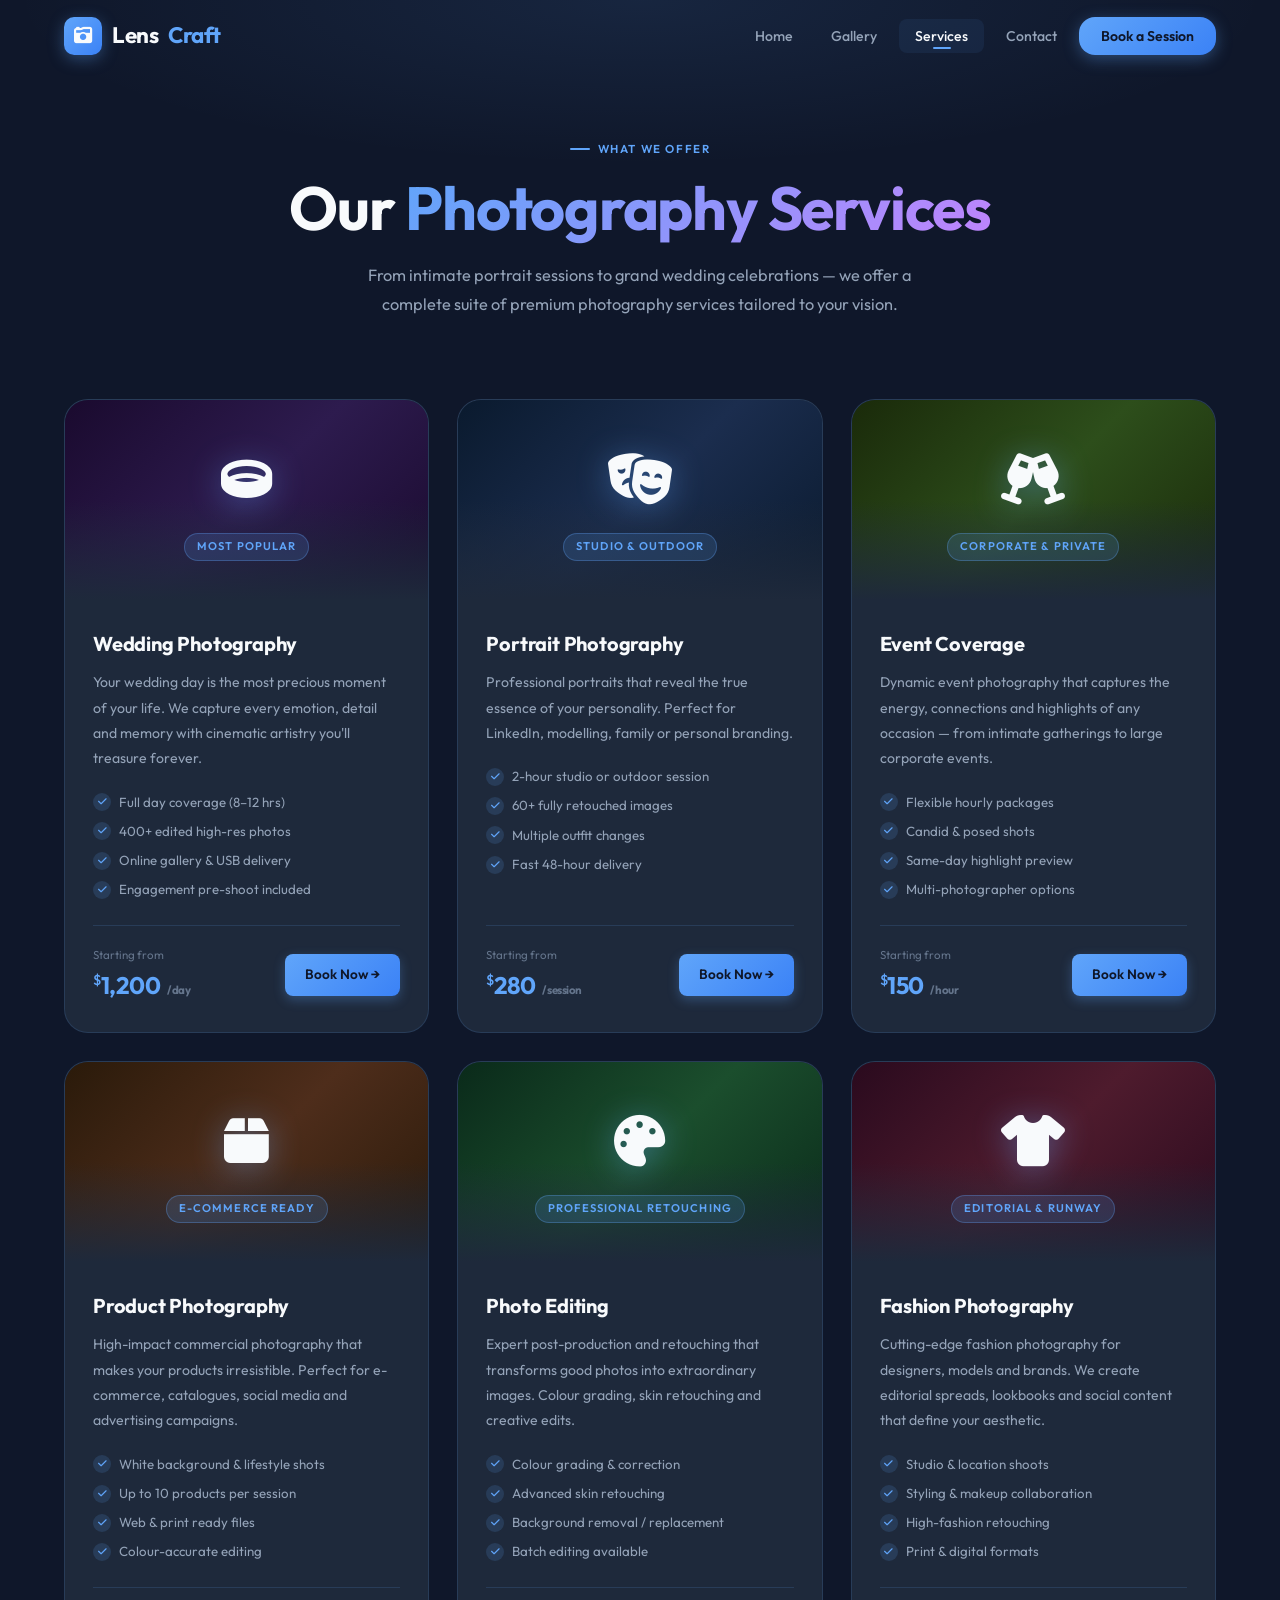
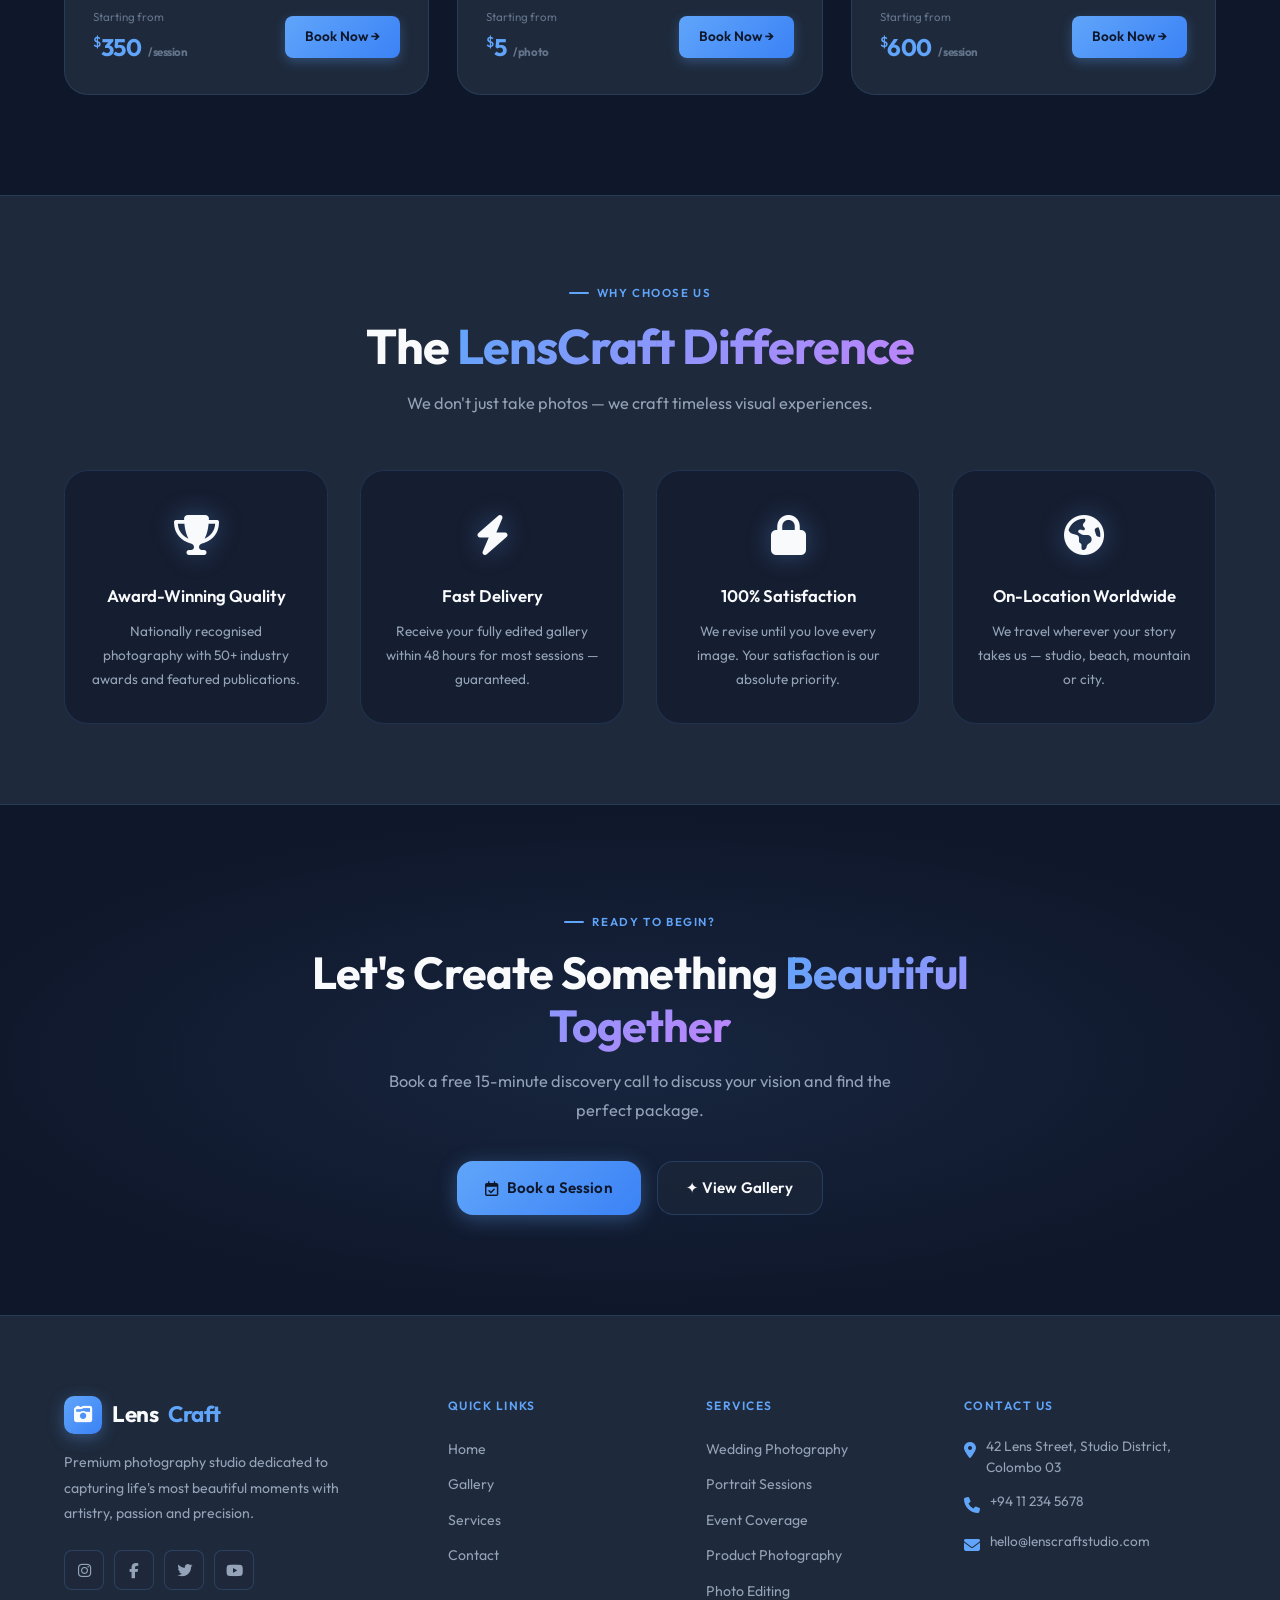
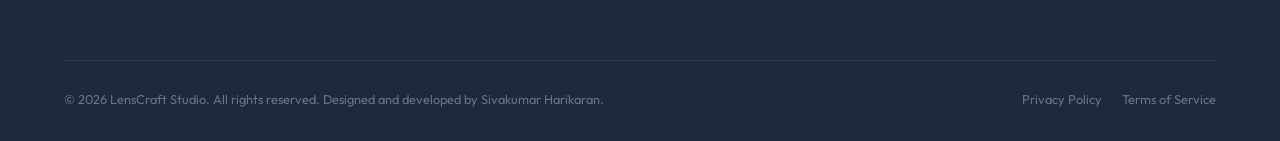
<file: services.html>
<!DOCTYPE html>
<html lang="en">
<head>
  <meta charset="UTF-8" />
  <meta name="viewport" content="width=device-width, initial-scale=1.0" />
  <meta name="description" content="LensCraft Studio Services — Wedding, portrait, event, product photography and professional photo editing. Competitive pricing." />
  <title>Services | LensCraft Studio</title>
  <link rel="icon" href="data:image/svg+xml,<svg xmlns='http://www.w3.org/2000/svg' viewBox='0 0 100 100'><text y='.9em' font-size='90'>📷</text></svg>" />
  <!-- Fonts & Icons -->
  <link href="https://fonts.googleapis.com/css2?family=Outfit:wght@300;400;500;600;700;800&display=swap" rel="stylesheet">
  <link rel="stylesheet" href="https://cdnjs.cloudflare.com/ajax/libs/font-awesome/6.4.0/css/all.min.css">

  <link rel="stylesheet" href="css/style.css" />
  <link rel="stylesheet" href="css/services.css" />
</head>
<body>

<!-- ══ NAVIGATION ══════════════════════════════════════════ -->
<nav class="navbar" id="navbar" role="navigation" aria-label="Main navigation">
  <div class="nav-inner">
    <a href="index.html" class="nav-logo" aria-label="LensCraft Studio Home">
      <div class="nav-logo-icon"><i class="fa-solid fa-camera-retro"></i></div>
      Lens<span>Craft</span>
    </a>
    <ul class="nav-links" role="list">
      <li><a href="index.html"    class="nav-link" data-page="index.html">Home</a></li>
      <li><a href="gallery.html"  class="nav-link" data-page="gallery.html">Gallery</a></li>
      <li><a href="services.html" class="nav-link" data-page="services.html">Services</a></li>
      <li><a href="contact.html"  class="nav-link" data-page="contact.html">Contact</a></li>
      <li><a href="contact.html"  class="nav-cta">Book a Session</a></li>
    </ul>
    <button class="nav-hamburger" id="navHamburger" aria-label="Toggle menu" aria-expanded="false">
      <span class="hamburger-line"></span>
      <span class="hamburger-line"></span>
      <span class="hamburger-line"></span>
    </button>
  </div>
</nav>

<nav class="nav-mobile" id="navMobile" aria-label="Mobile navigation">
  <a href="index.html"    class="nav-link" data-page="index.html">Home</a>
  <a href="gallery.html"  class="nav-link" data-page="gallery.html">Gallery</a>
  <a href="services.html" class="nav-link" data-page="services.html">Services</a>
  <a href="contact.html"  class="nav-link" data-page="contact.html">Contact</a>
  <a href="contact.html"  class="nav-cta">Book a Session</a>
</nav>

<!-- ══ PAGE HEADER ════════════════════════════════════════ -->
<header class="services-hero" aria-label="Services page header">
  <span class="section-label reveal">What We Offer</span>
  <h1 class="section-title reveal" style="font-size:clamp(2.2rem,5vw,3.8rem);margin-bottom:16px;">
    Our <span class="gradient-text">Photography Services</span>
  </h1>
  <p class="section-subtitle reveal">
    From intimate portrait sessions to grand wedding celebrations — we offer
    a complete suite of premium photography services tailored to your vision.
  </p>
</header>

<!-- ══ SERVICES GRID ════════════════════════════════════════ -->
<section class="services-section" aria-label="Photography services">
  <div class="services-inner">
    <div class="services-grid stagger" role="list">

      <!-- 1. Wedding Photography -->
      <article class="service-card reveal" role="listitem" id="svc-wedding">
        <div class="service-card-img svc-wedding">
          <span class="service-icon" aria-hidden="true"><i class="fa-solid fa-ring"></i></span>
          <span class="service-card-badge">Most Popular</span>
        </div>
        <div class="service-card-body">
          <h2 class="service-card-title">Wedding Photography</h2>
          <p class="service-card-desc">
            Your wedding day is the most precious moment of your life. We capture every
            emotion, detail and memory with cinematic artistry you'll treasure forever.
          </p>
          <ul class="service-features" role="list">
            <li class="service-feature">
              <span class="service-feature-check"><i class="fa-solid fa-check"></i></span> Full day coverage (8–12 hrs)
            </li>
            <li class="service-feature">
              <span class="service-feature-check"><i class="fa-solid fa-check"></i></span> 400+ edited high-res photos
            </li>
            <li class="service-feature">
              <span class="service-feature-check"><i class="fa-solid fa-check"></i></span> Online gallery &amp; USB delivery
            </li>
            <li class="service-feature">
              <span class="service-feature-check"><i class="fa-solid fa-check"></i></span> Engagement pre-shoot included
            </li>
          </ul>
          <div class="service-card-footer">
            <div class="service-price-wrap">
              <span class="service-price-from">Starting from</span>
              <span class="service-price">
                <span class="service-price-currency">$</span>1,200
                <span class="service-price-period">/ day</span>
              </span>
            </div>
            <a href="contact.html" class="service-book-btn" id="bookWeddingBtn">Book Now →</a>
          </div>
        </div>
      </article>

      <!-- 2. Portrait Photography -->
      <article class="service-card reveal" role="listitem" id="svc-portrait">
        <div class="service-card-img svc-portrait">
          <span class="service-icon" aria-hidden="true"><i class="fa-solid fa-masks-theater"></i></span>
          <span class="service-card-badge">Studio &amp; Outdoor</span>
        </div>
        <div class="service-card-body">
          <h2 class="service-card-title">Portrait Photography</h2>
          <p class="service-card-desc">
            Professional portraits that reveal the true essence of your personality.
            Perfect for LinkedIn, modelling, family or personal branding.
          </p>
          <ul class="service-features" role="list">
            <li class="service-feature">
              <span class="service-feature-check"><i class="fa-solid fa-check"></i></span> 2-hour studio or outdoor session
            </li>
            <li class="service-feature">
              <span class="service-feature-check"><i class="fa-solid fa-check"></i></span> 60+ fully retouched images
            </li>
            <li class="service-feature">
              <span class="service-feature-check"><i class="fa-solid fa-check"></i></span> Multiple outfit changes
            </li>
            <li class="service-feature">
              <span class="service-feature-check"><i class="fa-solid fa-check"></i></span> Fast 48-hour delivery
            </li>
          </ul>
          <div class="service-card-footer">
            <div class="service-price-wrap">
              <span class="service-price-from">Starting from</span>
              <span class="service-price">
                <span class="service-price-currency">$</span>280
                <span class="service-price-period">/ session</span>
              </span>
            </div>
            <a href="contact.html" class="service-book-btn" id="bookPortraitBtn">Book Now →</a>
          </div>
        </div>
      </article>

      <!-- 3. Event Coverage -->
      <article class="service-card reveal" role="listitem" id="svc-event">
        <div class="service-card-img svc-event">
          <span class="service-icon" aria-hidden="true"><i class="fa-solid fa-champagne-glasses"></i></span>
          <span class="service-card-badge">Corporate &amp; Private</span>
        </div>
        <div class="service-card-body">
          <h2 class="service-card-title">Event Coverage</h2>
          <p class="service-card-desc">
            Dynamic event photography that captures the energy, connections and highlights
            of any occasion — from intimate gatherings to large corporate events.
          </p>
          <ul class="service-features" role="list">
            <li class="service-feature">
              <span class="service-feature-check"><i class="fa-solid fa-check"></i></span> Flexible hourly packages
            </li>
            <li class="service-feature">
              <span class="service-feature-check"><i class="fa-solid fa-check"></i></span> Candid &amp; posed shots
            </li>
            <li class="service-feature">
              <span class="service-feature-check"><i class="fa-solid fa-check"></i></span> Same-day highlight preview
            </li>
            <li class="service-feature">
              <span class="service-feature-check"><i class="fa-solid fa-check"></i></span> Multi-photographer options
            </li>
          </ul>
          <div class="service-card-footer">
            <div class="service-price-wrap">
              <span class="service-price-from">Starting from</span>
              <span class="service-price">
                <span class="service-price-currency">$</span>150
                <span class="service-price-period">/ hour</span>
              </span>
            </div>
            <a href="contact.html" class="service-book-btn" id="bookEventBtn">Book Now →</a>
          </div>
        </div>
      </article>

      <!-- 4. Product Photography -->
      <article class="service-card reveal" role="listitem" id="svc-product">
        <div class="service-card-img svc-product">
          <span class="service-icon" aria-hidden="true"><i class="fa-solid fa-box"></i></span>
          <span class="service-card-badge">E-commerce Ready</span>
        </div>
        <div class="service-card-body">
          <h2 class="service-card-title">Product Photography</h2>
          <p class="service-card-desc">
            High-impact commercial photography that makes your products irresistible.
            Perfect for e-commerce, catalogues, social media and advertising campaigns.
          </p>
          <ul class="service-features" role="list">
            <li class="service-feature">
              <span class="service-feature-check"><i class="fa-solid fa-check"></i></span> White background &amp; lifestyle shots
            </li>
            <li class="service-feature">
              <span class="service-feature-check"><i class="fa-solid fa-check"></i></span> Up to 10 products per session
            </li>
            <li class="service-feature">
              <span class="service-feature-check"><i class="fa-solid fa-check"></i></span> Web &amp; print ready files
            </li>
            <li class="service-feature">
              <span class="service-feature-check"><i class="fa-solid fa-check"></i></span> Colour-accurate editing
            </li>
          </ul>
          <div class="service-card-footer">
            <div class="service-price-wrap">
              <span class="service-price-from">Starting from</span>
              <span class="service-price">
                <span class="service-price-currency">$</span>350
                <span class="service-price-period">/ session</span>
              </span>
            </div>
            <a href="contact.html" class="service-book-btn" id="bookProductBtn">Book Now →</a>
          </div>
        </div>
      </article>

      <!-- 5. Photo Editing -->
      <article class="service-card reveal" role="listitem" id="svc-editing">
        <div class="service-card-img svc-editing">
          <span class="service-icon" aria-hidden="true"><i class="fa-solid fa-palette"></i></span>
          <span class="service-card-badge">Professional Retouching</span>
        </div>
        <div class="service-card-body">
          <h2 class="service-card-title">Photo Editing</h2>
          <p class="service-card-desc">
            Expert post-production and retouching that transforms good photos into
            extraordinary images. Colour grading, skin retouching and creative edits.
          </p>
          <ul class="service-features" role="list">
            <li class="service-feature">
              <span class="service-feature-check"><i class="fa-solid fa-check"></i></span> Colour grading &amp; correction
            </li>
            <li class="service-feature">
              <span class="service-feature-check"><i class="fa-solid fa-check"></i></span> Advanced skin retouching
            </li>
            <li class="service-feature">
              <span class="service-feature-check"><i class="fa-solid fa-check"></i></span> Background removal / replacement
            </li>
            <li class="service-feature">
              <span class="service-feature-check"><i class="fa-solid fa-check"></i></span> Batch editing available
            </li>
          </ul>
          <div class="service-card-footer">
            <div class="service-price-wrap">
              <span class="service-price-from">Starting from</span>
              <span class="service-price">
                <span class="service-price-currency">$</span>5
                <span class="service-price-period">/ photo</span>
              </span>
            </div>
            <a href="contact.html" class="service-book-btn" id="bookEditingBtn">Book Now →</a>
          </div>
        </div>
      </article>

      <!-- 6. Fashion Photography -->
      <article class="service-card reveal" role="listitem" id="svc-fashion">
        <div class="service-card-img svc-fashion" style="background:linear-gradient(135deg,#2a0a1e,#4e1b2d,#2a0a1e);">
          <span class="service-icon" aria-hidden="true"><i class="fa-solid fa-shirt"></i></span>
          <span class="service-card-badge">Editorial &amp; Runway</span>
        </div>
        <div class="service-card-body">
          <h2 class="service-card-title">Fashion Photography</h2>
          <p class="service-card-desc">
            Cutting-edge fashion photography for designers, models and brands. We create
            editorial spreads, lookbooks and social content that define your aesthetic.
          </p>
          <ul class="service-features" role="list">
            <li class="service-feature">
              <span class="service-feature-check"><i class="fa-solid fa-check"></i></span> Studio &amp; location shoots
            </li>
            <li class="service-feature">
              <span class="service-feature-check"><i class="fa-solid fa-check"></i></span> Styling &amp; makeup collaboration
            </li>
            <li class="service-feature">
              <span class="service-feature-check"><i class="fa-solid fa-check"></i></span> High-fashion retouching
            </li>
            <li class="service-feature">
              <span class="service-feature-check"><i class="fa-solid fa-check"></i></span> Print &amp; digital formats
            </li>
          </ul>
          <div class="service-card-footer">
            <div class="service-price-wrap">
              <span class="service-price-from">Starting from</span>
              <span class="service-price">
                <span class="service-price-currency">$</span>600
                <span class="service-price-period">/ session</span>
              </span>
            </div>
            <a href="contact.html" class="service-book-btn" id="bookFashionBtn">Book Now →</a>
          </div>
        </div>
      </article>

    </div><!-- /services-grid -->
  </div>
</section>

<!-- ══ WHY CHOOSE US ════════════════════════════════════════ -->
<section class="why-us-section" aria-label="Why choose LensCraft Studio">
  <div class="why-us-inner">
    <div class="reveal" style="text-align:center;">
      <span class="section-label" style="justify-content:center;">Why Choose Us</span>
      <h2 class="section-title" style="text-align:center;">The <span class="gradient-text">LensCraft Difference</span></h2>
      <p class="section-subtitle" style="margin:0 auto;text-align:center;">
        We don't just take photos — we craft timeless visual experiences.
      </p>
    </div>

    <div class="why-us-grid stagger" role="list">
      <div class="why-card reveal" role="listitem">
        <span class="why-icon" aria-hidden="true"><i class="fa-solid fa-trophy"></i></span>
        <h3 class="why-title">Award-Winning Quality</h3>
        <p class="why-desc">Nationally recognised photography with 50+ industry awards and featured publications.</p>
      </div>
      <div class="why-card reveal" role="listitem">
        <span class="why-icon" aria-hidden="true"><i class="fa-solid fa-bolt"></i></span>
        <h3 class="why-title">Fast Delivery</h3>
        <p class="why-desc">Receive your fully edited gallery within 48 hours for most sessions — guaranteed.</p>
      </div>
      <div class="why-card reveal" role="listitem">
        <span class="why-icon" aria-hidden="true"><i class="fa-solid fa-lock"></i></span>
        <h3 class="why-title">100% Satisfaction</h3>
        <p class="why-desc">We revise until you love every image. Your satisfaction is our absolute priority.</p>
      </div>
      <div class="why-card reveal" role="listitem">
        <span class="why-icon" aria-hidden="true"><i class="fa-solid fa-earth-americas"></i></span>
        <h3 class="why-title">On-Location Worldwide</h3>
        <p class="why-desc">We travel wherever your story takes us — studio, beach, mountain or city.</p>
      </div>
    </div>
  </div>
</section>

<!-- ══ CTA BANNER ══════════════════════════════════════════ -->
<section class="cta-banner" aria-label="Call to action">
  <div class="cta-inner">
    <span class="section-label reveal" style="justify-content:center;">Ready to Begin?</span>
    <h2 class="section-title reveal">Let's Create Something <span class="gradient-text">Beautiful Together</span></h2>
    <p class="section-subtitle reveal" style="text-align:center;">
      Book a free 15-minute discovery call to discuss your vision and find the perfect package.
    </p>
    <div class="cta-buttons reveal">
      <a href="contact.html" class="btn btn-primary" id="ctaBookBtn"><i class="fa-regular fa-calendar-check"></i> Book a Session</a>
      <a href="gallery.html" class="btn btn-glass"   id="ctaGalleryBtn">✦ View Gallery</a>
    </div>
  </div>
</section>

<!-- ══ FOOTER ═══════════════════════════════════════════════ -->
<footer class="footer" id="footer" role="contentinfo">
  <div class="footer-grid">
    <div class="footer-brand">
      <a href="index.html" class="nav-logo" style="margin-bottom:0;">
        <div class="nav-logo-icon"><i class="fa-solid fa-camera-retro"></i></div>
        Lens<span>Craft</span>
      </a>
      <p>Premium photography studio dedicated to capturing life's most beautiful moments with artistry, passion and precision.</p>
      <div class="footer-socials" role="list">
        <a href="#" class="social-icon" aria-label="Instagram"><i class="fa-brands fa-instagram"></i></a>
        <a href="#" class="social-icon" aria-label="Facebook"><i class="fa-brands fa-facebook-f"></i></a>
        <a href="#" class="social-icon" aria-label="Twitter"><i class="fa-brands fa-twitter"></i></a>
        <a href="#" class="social-icon" aria-label="YouTube"><i class="fa-brands fa-youtube"></i></a>
      </div>
    </div>
    <div class="footer-col">
      <h4>Quick Links</h4>
      <ul role="list">
        <li><a href="index.html">Home</a></li>
        <li><a href="gallery.html">Gallery</a></li>
        <li><a href="services.html">Services</a></li>
        <li><a href="contact.html">Contact</a></li>
      </ul>
    </div>
    <div class="footer-col">
      <h4>Services</h4>
      <ul role="list">
        <li><a href="#svc-wedding">Wedding Photography</a></li>
        <li><a href="#svc-portrait">Portrait Sessions</a></li>
        <li><a href="#svc-event">Event Coverage</a></li>
        <li><a href="#svc-product">Product Photography</a></li>
        <li><a href="#svc-editing">Photo Editing</a></li>
      </ul>
    </div>
    <div class="footer-col">
      <h4>Contact Us</h4>
      <div class="footer-contact-item">
        <span class="ic"><i class="fa-solid fa-location-dot"></i></span><span>42 Lens Street, Studio District, Colombo 03</span>
      </div>
      <div class="footer-contact-item">
        <span class="ic"><i class="fa-solid fa-phone"></i></span><a href="tel:+94112345678">+94 11 234 5678</a>
      </div>
      <div class="footer-contact-item">
        <span class="ic"><i class="fa-solid fa-envelope"></i></span><a href="mailto:hello@lenscraftstudio.com">hello@lenscraftstudio.com</a>
      </div>
    </div>
  </div>
  <div class="footer-bottom">
    <p>© 2026 LensCraft Studio. All rights reserved. Designed and developed by Sivakumar Harikaran.</p>
    <div class="footer-bottom-links">
      <a href="#">Privacy Policy</a>
      <a href="#">Terms of Service</a>
    </div>
  </div>
</footer>

<script src="js/main.js"></script>
</body>
</html>
</file>
<file: css/style.css>
/* LensCraft Studio — Global Stylesheet */
@import url('https://fonts.googleapis.com/css2?family=Outfit:wght@300;400;500;600;700;800&display=swap');

/* ── Design Tokens ── */
:root {
  --bg-primary:   #0F172A;
  --bg-secondary: #1E293B;
  --accent:       #60A5FA;
  --accent-hover: #93C5FD;
  --accent-dark:  #3B82F6;
  --text-primary: #F8FAFC;
  --text-secondary:#94A3B8;
  --text-muted:   #64748B;
  --border:       rgba(96,165,250,0.15);
  --border-hover: rgba(96,165,250,0.4);
  --glass-bg:     rgba(30,41,59,0.6);
  --glass-border: rgba(96,165,250,0.2);
  --shadow-glow:  0 0 40px rgba(96,165,250,0.12);
  --shadow-card:  0 8px 32px rgba(0,0,0,0.4);
  --shadow-hover: 0 20px 60px rgba(0,0,0,0.6);
  --nav-height:   72px;
  --r-sm: 8px; --r-md: 16px; --r-lg: 24px;
  --ease: cubic-bezier(0.4,0,0.2,1);
  --t-fast: 0.2s; --t-base: 0.35s; --t-slow: 0.65s;
  --font-display: 'Outfit', system-ui, sans-serif;
  --font-body:    'Outfit', system-ui, sans-serif;
}

/* ── Reset ── */
*,*::before,*::after{margin:0;padding:0;box-sizing:border-box;}
html{scroll-behavior:smooth;-webkit-font-smoothing:antialiased;}
body{background:var(--bg-primary);color:var(--text-primary);font-family:var(--font-body);overflow-x:hidden;line-height:1.6;}
a{text-decoration:none;color:inherit;}
ul{list-style:none;}
img{max-width:100%;display:block;}
button{cursor:pointer;border:none;outline:none;font-family:var(--font-body);}

/* ── Scrollbar ── */
::-webkit-scrollbar{width:5px;}
::-webkit-scrollbar-track{background:var(--bg-primary);}
::-webkit-scrollbar-thumb{background:var(--accent-dark);border-radius:3px;}
::selection{background:rgba(96,165,250,0.25);color:#fff;}

/* ══ NAVBAR ══════════════════════════════════════════════ */
.navbar{
  position:fixed;top:0;left:0;right:0;height:var(--nav-height);
  z-index:1000;display:flex;align-items:center;padding:0 5%;
  transition:background var(--t-base) var(--ease),
             box-shadow var(--t-base) var(--ease);
}
.navbar.scrolled{
  background:rgba(15,23,42,0.88);
  backdrop-filter:blur(20px);-webkit-backdrop-filter:blur(20px);
  box-shadow:0 1px 0 var(--border),var(--shadow-glow);
}
.nav-inner{
  display:flex;align-items:center;justify-content:space-between;
  width:100%;max-width:1280px;margin:0 auto;
}
.nav-logo{
  display:flex;align-items:center;gap:10px;
  font-family:var(--font-display);font-size:1.4rem;font-weight:700;
  letter-spacing:-0.02em;transition:opacity var(--t-fast);
}
.nav-logo:hover{opacity:0.85;}
.nav-logo-icon{
  width:38px;height:38px;
  background:linear-gradient(135deg,var(--accent),var(--accent-dark));
  border-radius:10px;display:flex;align-items:center;justify-content:center;
  font-size:1.15rem;box-shadow:0 4px 16px rgba(96,165,250,0.35);
}
.nav-logo span{color:var(--accent);}
.nav-links{display:flex;align-items:center;gap:6px;}
.nav-link{
  position:relative;padding:8px 16px;font-size:0.88rem;font-weight:500;
  color:var(--text-secondary);border-radius:var(--r-sm);
  transition:color var(--t-fast) var(--ease),background var(--t-fast) var(--ease);
}
.nav-link::after{
  content:'';position:absolute;bottom:4px;left:50%;
  transform:translateX(-50%) scaleX(0);
  width:18px;height:2px;background:var(--accent);border-radius:1px;
  transition:transform var(--t-base) var(--ease);
}
.nav-link:hover,.nav-link.active{color:var(--text-primary);background:rgba(96,165,250,0.08);}
.nav-link:hover::after,.nav-link.active::after{transform:translateX(-50%) scaleX(1);}
.nav-cta{
  padding:10px 22px;
  background:linear-gradient(135deg,var(--accent),var(--accent-dark));
  color:var(--bg-primary);font-size:0.88rem;font-weight:600;
  border-radius:var(--r-md);
  box-shadow:0 4px 16px rgba(96,165,250,0.35);
  transition:transform var(--t-fast) var(--ease),box-shadow var(--t-fast) var(--ease);
}
.nav-cta:hover{transform:translateY(-2px);box-shadow:0 8px 24px rgba(96,165,250,0.5);}

/* Hamburger */
.nav-hamburger{
  display:none;flex-direction:column;gap:5px;padding:8px;
  cursor:pointer;border-radius:var(--r-sm);
  transition:background var(--t-fast);
}
.nav-hamburger:hover{background:rgba(96,165,250,0.1);}
.hamburger-line{
  width:24px;height:2px;background:var(--text-primary);border-radius:1px;
  transition:transform var(--t-base) var(--ease),opacity var(--t-base) var(--ease);
}
.nav-hamburger.open .hamburger-line:nth-child(1){transform:translateY(7px) rotate(45deg);}
.nav-hamburger.open .hamburger-line:nth-child(2){opacity:0;transform:scaleX(0);}
.nav-hamburger.open .hamburger-line:nth-child(3){transform:translateY(-7px) rotate(-45deg);}

/* Mobile Drawer */
.nav-mobile{
  position:fixed;top:var(--nav-height);left:0;right:0;
  background:rgba(15,23,42,0.97);
  backdrop-filter:blur(24px);-webkit-backdrop-filter:blur(24px);
  padding:24px 5%;border-bottom:1px solid var(--border);
  display:flex;flex-direction:column;gap:4px;
  transform:translateY(-110%);opacity:0;
  transition:transform var(--t-base) var(--ease),opacity var(--t-base) var(--ease);
  z-index:999;
}
.nav-mobile.open{transform:translateY(0);opacity:1;}
.nav-mobile .nav-link{padding:14px 16px;font-size:0.98rem;border-radius:var(--r-md);border:1px solid transparent;}
.nav-mobile .nav-link:hover{border-color:var(--border);}
.nav-mobile .nav-cta{margin-top:8px;text-align:center;padding:14px;border-radius:var(--r-md);}

/* ══ FOOTER ══════════════════════════════════════════════ */
.footer{background:var(--bg-secondary);border-top:1px solid var(--border);padding:80px 5% 32px;}
.footer-grid{
  display:grid;grid-template-columns:1.6fr 1fr 1fr 1.2fr;
  gap:48px;max-width:1280px;margin:0 auto 56px;
}
.footer-brand p{font-size:0.88rem;color:var(--text-secondary);line-height:1.8;max-width:280px;margin:16px 0 24px;}
.footer-socials{display:flex;gap:10px;}
.social-icon{
  width:40px;height:40px;background:var(--glass-bg);
  border:1px solid var(--glass-border);border-radius:var(--r-sm);
  display:flex;align-items:center;justify-content:center;
  font-size:0.95rem;color:var(--text-secondary);
  transition:all var(--t-fast) var(--ease);
}
.social-icon:hover{
  background:var(--accent);border-color:var(--accent);
  color:var(--bg-primary);transform:translateY(-3px);
  box-shadow:0 8px 20px rgba(96,165,250,0.4);
}
.footer-col h4{
  font-size:0.75rem;font-weight:600;text-transform:uppercase;
  letter-spacing:0.12em;color:var(--accent);margin-bottom:20px;
}
.footer-col ul{display:flex;flex-direction:column;gap:10px;}
.footer-col ul li a{
  font-size:0.88rem;color:var(--text-secondary);
  transition:color var(--t-fast),padding-left var(--t-fast);display:inline-block;
}
.footer-col ul li a:hover{color:var(--text-primary);padding-left:6px;}
.footer-contact-item{
  display:flex;align-items:flex-start;gap:10px;
  margin-bottom:12px;font-size:0.85rem;color:var(--text-secondary);
}
.footer-contact-item .ic{font-size:1rem;color:var(--accent);flex-shrink:0;margin-top:2px;}
.footer-bottom{
  max-width:1280px;margin:0 auto;padding-top:28px;
  border-top:1px solid var(--border);
  display:flex;align-items:center;justify-content:space-between;flex-wrap:wrap;gap:10px;
}
.footer-bottom p,.footer-bottom-links a{font-size:0.8rem;color:var(--text-muted);}
.footer-bottom-links{display:flex;gap:20px;}
.footer-bottom-links a:hover{color:var(--text-primary);}

/* ══ UTILITIES ═══════════════════════════════════════════ */
.section{padding:100px 5%;position:relative;}
.section-inner{max-width:1280px;margin:0 auto;}
.section-label{
  display:inline-flex;align-items:center;gap:8px;
  font-size:0.72rem;font-weight:600;text-transform:uppercase;
  letter-spacing:0.14em;color:var(--accent);margin-bottom:14px;
}
.section-label::before{content:'';display:block;width:20px;height:2px;background:var(--accent);border-radius:1px;}
.section-title{
  font-family:var(--font-display);
  font-size:clamp(1.9rem,3.8vw,3.1rem);font-weight:700;
  line-height:1.2;letter-spacing:-0.02em;margin-bottom:14px;
}
.section-subtitle{font-size:1.02rem;color:var(--text-secondary);max-width:560px;line-height:1.78;}
.divider{width:56px;height:3px;background:linear-gradient(90deg,var(--accent),var(--accent-dark));border-radius:2px;margin:14px 0 28px;}
.gradient-text{
  background:linear-gradient(135deg,var(--accent),#C084FC);
  -webkit-background-clip:text;-webkit-text-fill-color:transparent;background-clip:text;
}
.badge{
  display:inline-flex;align-items:center;padding:4px 12px;
  border-radius:999px;font-size:0.72rem;font-weight:600;
  letter-spacing:0.06em;text-transform:uppercase;
  background:rgba(96,165,250,0.12);border:1px solid rgba(96,165,250,0.25);color:var(--accent);
}
.page-top{padding-top:var(--nav-height);}

/* Buttons */
.btn{
  display:inline-flex;align-items:center;justify-content:center;gap:8px;
  padding:14px 28px;font-size:0.95rem;font-weight:600;
  border-radius:var(--r-md);transition:all var(--t-base) var(--ease);
  letter-spacing:0.01em;position:relative;overflow:hidden;
}
.btn-primary{
  background:linear-gradient(135deg,var(--accent),var(--accent-dark));
  color:var(--bg-primary);box-shadow:0 4px 20px rgba(96,165,250,0.35);
}
.btn-primary:hover{transform:translateY(-3px);box-shadow:0 12px 32px rgba(96,165,250,0.55);}
.btn-glass{
  background:var(--glass-bg);color:var(--text-primary);
  border:1px solid var(--glass-border);
  backdrop-filter:blur(12px);-webkit-backdrop-filter:blur(12px);
}
.btn-glass:hover{background:rgba(96,165,250,0.15);border-color:var(--accent);transform:translateY(-3px);}
.btn-outline{background:transparent;color:var(--accent);border:1.5px solid var(--accent);}
.btn-outline:hover{background:var(--accent);color:var(--bg-primary);transform:translateY(-3px);box-shadow:0 8px 24px rgba(96,165,250,0.4);}

/* Glass Card */
.glass-card{
  background:var(--glass-bg);border:1px solid var(--glass-border);
  border-radius:var(--r-lg);backdrop-filter:blur(12px);-webkit-backdrop-filter:blur(12px);
  transition:all var(--t-base) var(--ease);
}
.glass-card:hover{border-color:var(--border-hover);box-shadow:var(--shadow-hover),var(--shadow-glow);transform:translateY(-6px);}

/* Reveal Animations */
.reveal{opacity:0;transform:translateY(38px);transition:opacity 0.7s var(--ease),transform 0.7s var(--ease);}
.reveal.visible{opacity:1;transform:translateY(0);}
.reveal-left{opacity:0;transform:translateX(-38px);transition:opacity 0.7s var(--ease),transform 0.7s var(--ease);}
.reveal-left.visible{opacity:1;transform:translateX(0);}
.reveal-right{opacity:0;transform:translateX(38px);transition:opacity 0.7s var(--ease),transform 0.7s var(--ease);}
.reveal-right.visible{opacity:1;transform:translateX(0);}
.stagger>*:nth-child(1){transition-delay:0s;}
.stagger>*:nth-child(2){transition-delay:0.1s;}
.stagger>*:nth-child(3){transition-delay:0.2s;}
.stagger>*:nth-child(4){transition-delay:0.3s;}
.stagger>*:nth-child(5){transition-delay:0.4s;}
.stagger>*:nth-child(6){transition-delay:0.5s;}

/* ══ RESPONSIVE ══════════════════════════════════════════ */
@media(max-width:1024px){.footer-grid{grid-template-columns:1fr 1fr;gap:32px;}}
@media(max-width:768px){
  :root{--nav-height:64px;}
  .nav-links{display:none;}
  .nav-hamburger{display:flex;}
  .section{padding:72px 5%;}
  .footer-grid{grid-template-columns:1fr;gap:28px;}
  .footer-bottom{flex-direction:column;align-items:flex-start;}
}
@media(max-width:480px){
  .section{padding:56px 4%;}
  .btn{padding:13px 22px;font-size:0.88rem;}
}
</file>
<file: css/home.css>
/* LensCraft Studio — Home Page Styles */

/* ══ HERO ═══════════════════════════════════════════════ */
.hero {
  position: relative;
  min-height: 100vh;
  display: flex;
  align-items: center;
  overflow: hidden;
}

/* Hero background: gradient + mesh pattern */
.hero-bg {
  position: absolute;
  inset: 0;
  background:
    linear-gradient(135deg, rgba(15,23,42,0.92) 0%, rgba(30,41,59,0.7) 50%, rgba(15,23,42,0.95) 100%),
    url('../images/hero_bg.png') center/cover no-repeat;
  z-index: 0;
}
/* Fallback gradient when no image */
.hero-bg::before {
  content: '';
  position: absolute;
  inset: 0;
  background:
    radial-gradient(ellipse 80% 60% at 70% 40%, rgba(96,165,250,0.12) 0%, transparent 60%),
    radial-gradient(ellipse 60% 80% at 20% 70%, rgba(192,132,252,0.08) 0%, transparent 60%);
}

/* Animated gradient orbs */
.hero-orb {
  position: absolute;
  border-radius: 50%;
  filter: blur(80px);
  animation: floatOrb 8s ease-in-out infinite alternate;
  z-index: 0;
}
.hero-orb-1 {
  width: 500px; height: 500px;
  top: -100px; right: 5%;
  background: radial-gradient(circle, rgba(96,165,250,0.15) 0%, transparent 70%);
  animation-duration: 9s;
}
.hero-orb-2 {
  width: 400px; height: 400px;
  bottom: -80px; left: 10%;
  background: radial-gradient(circle, rgba(192,132,252,0.1) 0%, transparent 70%);
  animation-duration: 12s;
  animation-delay: -4s;
}
@keyframes floatOrb {
  from { transform: translate(0, 0) scale(1); }
  to   { transform: translate(30px, -30px) scale(1.08); }
}

.hero-content {
  position: relative;
  z-index: 1;
  width: 100%;
  max-width: 1280px;
  margin: 0 auto;
  padding: 0 5%;
  padding-top: calc(var(--nav-height) + 40px);
  padding-bottom: 80px;
  display: grid;
  grid-template-columns: 1fr 1fr;
  gap: 60px;
  align-items: center;
}

.hero-text {}

.hero-badge {
  display: inline-flex;
  align-items: center;
  gap: 8px;
  padding: 6px 14px;
  border-radius: 999px;
  border: 1px solid rgba(96,165,250,0.3);
  background: rgba(96,165,250,0.08);
  font-size: 0.78rem;
  font-weight: 600;
  letter-spacing: 0.08em;
  text-transform: uppercase;
  color: var(--accent);
  margin-bottom: 28px;
  animation: fadeSlideDown 0.8s var(--ease) both;
}
.hero-badge-dot {
  width: 6px; height: 6px;
  background: var(--accent);
  border-radius: 50%;
  animation: pulse 2s ease-in-out infinite;
}
@keyframes pulse {
  0%,100%{opacity:1;transform:scale(1);}
  50%{opacity:0.5;transform:scale(0.7);}
}

.hero-title {
  font-family: var(--font-display);
  font-size: clamp(2.6rem, 5.5vw, 4.8rem);
  font-weight: 800;
  line-height: 1.1;
  letter-spacing: -0.03em;
  margin-bottom: 24px;
  animation: fadeSlideUp 0.9s 0.2s var(--ease) both;
}
.hero-title span { color: var(--accent); }

.hero-sub {
  font-size: clamp(1rem, 1.5vw, 1.18rem);
  color: var(--text-secondary);
  line-height: 1.75;
  max-width: 500px;
  margin-bottom: 40px;
  animation: fadeSlideUp 0.9s 0.4s var(--ease) both;
}

.hero-actions {
  display: flex;
  align-items: center;
  gap: 16px;
  flex-wrap: wrap;
  animation: fadeSlideUp 0.9s 0.6s var(--ease) both;
}

/* Hero visual side */
.hero-visual {
  position: relative;
  display: flex;
  align-items: center;
  justify-content: center;
  animation: fadeSlideUp 1s 0.3s var(--ease) both;
}

.hero-camera-card {
  position: relative;
  width: 360px;
  height: 360px;
  background: var(--glass-bg);
  border: 1px solid var(--glass-border);
  border-radius: 28px;
  backdrop-filter: blur(16px);
  display: flex;
  align-items: center;
  justify-content: center;
  flex-direction: column;
  gap: 16px;
  box-shadow: var(--shadow-card), var(--shadow-glow);
  animation: heroCardFloat 6s ease-in-out infinite alternate;
}
@keyframes heroCardFloat {
  from { transform: translateY(0) rotate(-1deg); }
  to   { transform: translateY(-16px) rotate(1deg); }
}

.hero-camera-icon {
  font-size: 5rem;
  filter: drop-shadow(0 0 24px rgba(96,165,250,0.5));
}
.hero-camera-label {
  font-family: var(--font-display);
  font-size: 1.1rem;
  font-weight: 600;
  color: var(--text-primary);
  letter-spacing: 0.02em;
}
.hero-camera-sub {
  font-size: 0.8rem;
  color: var(--text-muted);
}

/* Floating accent cards */
.hero-float-card {
  position: absolute;
  background: var(--glass-bg);
  border: 1px solid var(--glass-border);
  border-radius: 14px;
  backdrop-filter: blur(12px);
  padding: 12px 16px;
  display: flex;
  align-items: center;
  gap: 10px;
  box-shadow: var(--shadow-card);
  animation: floatCard 4s ease-in-out infinite alternate;
}
.hero-float-card-1 { top: -20px; right: -30px; animation-duration: 5s; }
.hero-float-card-2 { bottom: 0; left: -40px; animation-duration: 6s; animation-delay: -2s; }

@keyframes floatCard {
  from { transform: translateY(0); }
  to   { transform: translateY(-10px); }
}

.float-icon { font-size: 1.5rem; }
.float-info { }
.float-label { font-size: 0.72rem; color: var(--text-muted); font-weight: 500; }
.float-value { font-size: 0.95rem; color: var(--text-primary); font-weight: 700; }

/* Hero scroll hint */
.hero-scroll-hint {
  position: absolute;
  bottom: 40px;
  left: 50%;
  transform: translateX(-50%);
  display: flex;
  flex-direction: column;
  align-items: center;
  gap: 8px;
  z-index: 2;
  color: var(--text-muted);
  font-size: 0.75rem;
  letter-spacing: 0.1em;
  text-transform: uppercase;
  animation: fadeIn 1s 1.2s both;
}
.scroll-mouse {
  width: 24px; height: 38px;
  border: 2px solid var(--text-muted);
  border-radius: 12px;
  display: flex;
  justify-content: center;
  padding-top: 6px;
}
.scroll-wheel {
  width: 4px; height: 8px;
  background: var(--accent);
  border-radius: 2px;
  animation: scrollWheel 2s ease-in-out infinite;
}
@keyframes scrollWheel {
  0%,100%{transform:translateY(0);opacity:1;}
  70%{transform:translateY(10px);opacity:0;}
}

/* Hero entry animations */
@keyframes fadeSlideUp {
  from{opacity:0;transform:translateY(28px);}
  to{opacity:1;transform:translateY(0);}
}
@keyframes fadeSlideDown {
  from{opacity:0;transform:translateY(-18px);}
  to{opacity:1;transform:translateY(0);}
}
@keyframes fadeIn {
  from{opacity:0;} to{opacity:1;}
}

/* ══ ABOUT STRIP ════════════════════════════════════════ */
.about-strip {
  background: var(--bg-secondary);
  border-top: 1px solid var(--border);
  border-bottom: 1px solid var(--border);
  padding: 72px 5%;
}
.about-strip-inner {
  max-width: 1280px;
  margin: 0 auto;
  display: grid;
  grid-template-columns: 1fr 1fr;
  gap: 80px;
  align-items: center;
}
.about-text .section-subtitle { max-width: 100%; }
.about-img-wrap {
  position: relative;
  height: 340px;
  border-radius: var(--r-lg);
  overflow: hidden;
}
.about-img-placeholder {
  width: 100%; height: 100%;
  background: linear-gradient(135deg, #1E293B 0%, #0F172A 100%);
  display: flex;
  align-items: center;
  justify-content: center;
  flex-direction: column;
  gap: 12px;
  border: 1px solid var(--border);
  border-radius: var(--r-lg);
}
.about-img-placeholder .ph-icon { font-size: 3.5rem; opacity: 0.4; }
.about-img-placeholder span { font-size: 0.82rem; color: var(--text-muted); }
.about-feature-list {
  display: flex;
  flex-direction: column;
  gap: 12px;
  margin-top: 28px;
}
.about-feature {
  display: flex;
  align-items: center;
  gap: 12px;
  font-size: 0.9rem;
  color: var(--text-secondary);
}
.about-feature-icon {
  width: 32px; height: 32px;
  background: rgba(96,165,250,0.1);
  border: 1px solid rgba(96,165,250,0.2);
  border-radius: var(--r-sm);
  display: flex;
  align-items: center;
  justify-content: center;
  font-size: 0.9rem;
  flex-shrink: 0;
}

/* ══ FEATURED SHOWCASE ══════════════════════════════════ */
.showcase-grid {
  display: grid;
  grid-template-columns: repeat(3, 1fr);
  gap: 24px;
  margin-top: 52px;
}
.showcase-card {
  position: relative;
  border-radius: var(--r-lg);
  overflow: hidden;
  aspect-ratio: 3/4;
  cursor: pointer;
  transition: transform var(--t-base) var(--ease), box-shadow var(--t-base) var(--ease);
}
.showcase-card:hover { transform: translateY(-8px) scale(1.01); box-shadow: var(--shadow-hover); }
.showcase-card:first-child { grid-row: span 2; aspect-ratio: unset; }
.showcase-img {
  width: 100%; height: 100%;
  object-fit: cover;
  transition: transform var(--t-slow) var(--ease);
}
.showcase-card:hover .showcase-img { transform: scale(1.08); }
/* Gradient placeholder inside showcase card */
.showcase-placeholder {
  width: 100%; height: 100%;
  min-height: 260px;
  display: flex;
  align-items: center;
  justify-content: center;
  flex-direction: column;
  gap: 8px;
  transition: transform var(--t-slow) var(--ease);
}
.sc-p-1{background:linear-gradient(160deg,#1E3A5F,#0F172A);}
.sc-p-2{background:linear-gradient(160deg,#2D1B4E,#0F172A);}
.sc-p-3{background:linear-gradient(160deg,#1B3A2D,#0F172A);}
.sc-p-4{background:linear-gradient(160deg,#3A1B1B,#0F172A);}
.sc-p-placeholder-icon{font-size:2.5rem;opacity:0.45;}
.sc-p-label{font-size:0.78rem;color:var(--text-muted);letter-spacing:0.06em;text-transform:uppercase;}

.showcase-card:hover .showcase-placeholder { transform: scale(1.08); }
.showcase-overlay {
  position: absolute;
  inset: 0;
  background: linear-gradient(to top, rgba(15,23,42,0.9) 0%, transparent 55%);
  opacity: 0;
  transition: opacity var(--t-base) var(--ease);
  display: flex;
  align-items: flex-end;
  padding: 24px;
}
.showcase-card:hover .showcase-overlay { opacity: 1; }
.showcase-overlay-text h3 {
  font-family: var(--font-display);
  font-size: 1.1rem;
  font-weight: 600;
  color: #fff;
  margin-bottom: 4px;
}
.showcase-overlay-text span { font-size: 0.78rem; color: var(--accent); }

/* ══ STATS SECTION ══════════════════════════════════════ */
.stats-section {
  background: linear-gradient(135deg, var(--bg-secondary), rgba(96,165,250,0.04));
  border-top: 1px solid var(--border);
  border-bottom: 1px solid var(--border);
  padding: 80px 5%;
}
.stats-inner {
  max-width: 1280px;
  margin: 0 auto;
  display: grid;
  grid-template-columns: repeat(4, 1fr);
  gap: 1px;
  background: var(--border);
  border-radius: var(--r-lg);
  overflow: hidden;
  border: 1px solid var(--border);
}
.stat-item {
  background: var(--bg-secondary);
  padding: 48px 32px;
  display: flex;
  flex-direction: column;
  align-items: center;
  text-align: center;
  gap: 6px;
  transition: background var(--t-base) var(--ease);
}
.stat-item:hover { background: rgba(96,165,250,0.06); }
.stat-number {
  font-family: var(--font-display);
  font-size: clamp(2.2rem, 4vw, 3.4rem);
  font-weight: 800;
  letter-spacing: -0.03em;
  color: var(--accent);
  line-height: 1;
}
.stat-label {
  font-size: 0.88rem;
  color: var(--text-secondary);
  font-weight: 500;
  margin-top: 4px;
}
.stat-icon { font-size: 1.6rem; margin-bottom: 8px; }

/* ══ TESTIMONIALS ═══════════════════════════════════════ */
.testimonials-section { background: var(--bg-primary); }
.testimonials-grid {
  display: grid;
  grid-template-columns: repeat(3, 1fr);
  gap: 24px;
  margin-top: 52px;
}
.testimonial-card {
  padding: 32px;
  background: var(--bg-secondary);
  border: 1px solid var(--border);
  border-radius: var(--r-lg);
  transition: all var(--t-base) var(--ease);
  position: relative;
  overflow: hidden;
}
.testimonial-card::before {
  content: '"';
  position: absolute;
  top: -10px;
  right: 20px;
  font-family: var(--font-display);
  font-size: 8rem;
  color: var(--accent);
  opacity: 0.07;
  line-height: 1;
  pointer-events: none;
}
.testimonial-card:hover {
  border-color: var(--border-hover);
  box-shadow: var(--shadow-card), var(--shadow-glow);
  transform: translateY(-6px);
}
.testimonial-stars { display: flex; gap: 4px; margin-bottom: 16px; }
.star { color: #FBBF24; font-size: 0.9rem; }
.testimonial-text {
  font-size: 0.93rem;
  color: var(--text-secondary);
  line-height: 1.8;
  margin-bottom: 24px;
  font-style: italic;
}
.testimonial-author {
  display: flex;
  align-items: center;
  gap: 12px;
}
.author-avatar {
  width: 46px; height: 46px;
  border-radius: 50%;
  background: linear-gradient(135deg, var(--accent), var(--accent-dark));
  display: flex;
  align-items: center;
  justify-content: center;
  font-weight: 700;
  color: var(--bg-primary);
  font-size: 1rem;
  flex-shrink: 0;
}
.author-name { font-size: 0.9rem; font-weight: 600; color: var(--text-primary); }
.author-role { font-size: 0.78rem; color: var(--text-muted); margin-top: 2px; }

/* ══ RESPONSIVE — HOME ══════════════════════════════════ */
@media(max-width:1024px){
  .hero-content{grid-template-columns:1fr;gap:48px;text-align:center;}
  .hero-sub{margin:0 auto 40px;}
  .hero-actions{justify-content:center;}
  .hero-visual{display:none;}
  .hero-scroll-hint{display:none;}
  .about-strip-inner{grid-template-columns:1fr;gap:40px;}
  .about-img-wrap{height:260px;}
  .showcase-grid{grid-template-columns:1fr 1fr;}
  .showcase-card:first-child{grid-row:span 1;aspect-ratio:3/4;}
  .stats-inner{grid-template-columns:1fr 1fr;}
  .testimonials-grid{grid-template-columns:1fr 1fr;}
}
@media(max-width:768px){
  .hero-content{padding-top:calc(var(--nav-height)+20px);padding-bottom:60px;}
  .showcase-grid{grid-template-columns:1fr;}
  .stats-inner{grid-template-columns:1fr 1fr;border-radius:var(--r-md);}
  .stat-item{padding:32px 20px;}
  .testimonials-grid{grid-template-columns:1fr;}
}
@media(max-width:480px){
  .stats-inner{grid-template-columns:1fr 1fr;}
}
</file>
<file: css/contact.css>
/* LensCraft Studio — Contact Page Styles */

/* ── Contact Hero ── */
.contact-hero {
  padding: calc(var(--nav-height) + 60px) 5% 72px;
  text-align: center;
  position: relative;
  overflow: hidden;
}
.contact-hero::before {
  content: '';
  position: absolute;
  inset: 0;
  background: radial-gradient(ellipse 70% 60% at 50% 0%, rgba(96,165,250,0.1) 0%, transparent 70%);
  pointer-events: none;
}
.contact-hero .section-label { justify-content: center; }
.contact-hero .section-subtitle { margin: 0 auto; }

/* ── Contact Layout ── */
.contact-section { padding: 0 5% 100px; }
.contact-inner {
  max-width: 1280px;
  margin: 0 auto;
  display: grid;
  grid-template-columns: 1fr 1.4fr;
  gap: 60px;
  align-items: start;
}

/* ── Contact Info Panel ── */
.contact-info { display: flex; flex-direction: column; gap: 0; }

.contact-info-card {
  background: var(--bg-secondary);
  border: 1px solid var(--border);
  border-radius: var(--r-lg);
  padding: 36px;
  margin-bottom: 24px;
}
.contact-info-title {
  font-family: var(--font-display);
  font-size: 1.4rem;
  font-weight: 700;
  margin-bottom: 8px;
  letter-spacing: -0.01em;
}
.contact-info-sub {
  font-size: 0.88rem;
  color: var(--text-secondary);
  line-height: 1.7;
  margin-bottom: 28px;
}

.contact-detail-list { display: flex; flex-direction: column; gap: 18px; }
.contact-detail-item {
  display: flex;
  align-items: flex-start;
  gap: 14px;
}
.contact-detail-icon {
  width: 44px; height: 44px;
  background: rgba(96,165,250,0.1);
  border: 1px solid rgba(96,165,250,0.2);
  border-radius: var(--r-sm);
  display: flex;
  align-items: center;
  justify-content: center;
  font-size: 1.1rem;
  flex-shrink: 0;
  transition: all var(--t-fast) var(--ease);
}
.contact-detail-item:hover .contact-detail-icon {
  background: rgba(96,165,250,0.2);
  border-color: var(--accent);
  transform: scale(1.05);
}
.contact-detail-label {
  font-size: 0.72rem;
  font-weight: 600;
  text-transform: uppercase;
  letter-spacing: 0.1em;
  color: var(--accent);
  margin-bottom: 3px;
}
.contact-detail-value {
  font-size: 0.9rem;
  color: var(--text-primary);
  font-weight: 500;
}
.contact-detail-value a { color: var(--text-primary); transition: color var(--t-fast); }
.contact-detail-value a:hover { color: var(--accent); }

/* Studio hours */
.studio-hours {
  background: var(--bg-secondary);
  border: 1px solid var(--border);
  border-radius: var(--r-lg);
  padding: 28px 36px;
  margin-bottom: 24px;
}
.studio-hours h3 {
  font-family: var(--font-display);
  font-size: 1rem;
  font-weight: 600;
  margin-bottom: 16px;
  color: var(--text-primary);
}
.hours-list { display: flex; flex-direction: column; gap: 8px; }
.hours-item {
  display: flex;
  justify-content: space-between;
  font-size: 0.85rem;
  color: var(--text-secondary);
  padding-bottom: 8px;
  border-bottom: 1px solid rgba(255,255,255,0.04);
}
.hours-item:last-child { border-bottom: none; }
.hours-day { font-weight: 500; color: var(--text-primary); }
.hours-time { color: var(--accent); font-weight: 500; }

/* Social Media */
.contact-socials-card {
  background: var(--bg-secondary);
  border: 1px solid var(--border);
  border-radius: var(--r-lg);
  padding: 28px 36px;
}
.contact-socials-card h3 {
  font-family: var(--font-display);
  font-size: 1rem;
  font-weight: 600;
  margin-bottom: 16px;
}
.contact-social-list { display: flex; gap: 10px; flex-wrap: wrap; }
.contact-social-btn {
  display: flex;
  align-items: center;
  gap: 8px;
  padding: 10px 16px;
  background: rgba(15,23,42,0.6);
  border: 1px solid var(--border);
  border-radius: var(--r-sm);
  font-size: 0.82rem;
  font-weight: 500;
  color: var(--text-secondary);
  transition: all var(--t-fast) var(--ease);
  cursor: pointer;
  font-family: var(--font-body);
  text-decoration: none;
}
.contact-social-btn:hover {
  color: var(--text-primary);
  border-color: var(--accent);
  background: rgba(96,165,250,0.08);
  transform: translateY(-2px);
}
.contact-social-btn .soc-icon { font-size: 1rem; }

/* ── Contact Form Panel ── */
.contact-form-wrap {
  background: var(--bg-secondary);
  border: 1px solid var(--border);
  border-radius: var(--r-lg);
  padding: 44px;
  position: relative;
  overflow: hidden;
}
.contact-form-wrap::before {
  content: '';
  position: absolute;
  top: 0; left: 0; right: 0;
  height: 2px;
  background: linear-gradient(90deg, transparent, var(--accent), var(--accent-dark), transparent);
}
.contact-form-title {
  font-family: var(--font-display);
  font-size: 1.6rem;
  font-weight: 700;
  margin-bottom: 6px;
  letter-spacing: -0.02em;
}
.contact-form-sub {
  font-size: 0.88rem;
  color: var(--text-secondary);
  margin-bottom: 32px;
  line-height: 1.7;
}

/* Form layout */
.contact-form { display: flex; flex-direction: column; gap: 20px; }

.form-row {
  display: grid;
  grid-template-columns: 1fr 1fr;
  gap: 20px;
}

.form-group { display: flex; flex-direction: column; gap: 7px; }
.form-label {
  font-size: 0.78rem;
  font-weight: 600;
  text-transform: uppercase;
  letter-spacing: 0.08em;
  color: var(--text-secondary);
}
.form-label .required { color: var(--accent); }

.form-input,
.form-select,
.form-textarea {
  width: 100%;
  padding: 14px 16px;
  background: rgba(15,23,42,0.7);
  border: 1.5px solid var(--border);
  border-radius: var(--r-sm);
  color: var(--text-primary);
  font-size: 0.93rem;
  font-family: var(--font-body);
  transition: border-color var(--t-fast) var(--ease),
              box-shadow var(--t-fast) var(--ease),
              background var(--t-fast) var(--ease);
  outline: none;
  -webkit-appearance: none;
}
.form-input::placeholder,
.form-textarea::placeholder { color: var(--text-muted); }
.form-input:focus,
.form-select:focus,
.form-textarea:focus {
  border-color: var(--accent);
  background: rgba(15,23,42,0.9);
  box-shadow: 0 0 0 3px rgba(96,165,250,0.12);
}
.form-select {
  appearance: none;
  -webkit-appearance: none;
  background-image: url("data:image/svg+xml,%3Csvg xmlns='http://www.w3.org/2000/svg' width='12' height='8' viewBox='0 0 12 8'%3E%3Cpath d='M1 1l5 5 5-5' stroke='%2360A5FA' stroke-width='1.5' fill='none' stroke-linecap='round'/%3E%3C/svg%3E");
  background-repeat: no-repeat;
  background-position: right 16px center;
  padding-right: 40px;
  cursor: pointer;
}
.form-select option { background: var(--bg-secondary); color: var(--text-primary); }

.form-textarea { resize: vertical; min-height: 130px; line-height: 1.6; }

/* Input with icon */
.form-input-wrap { position: relative; }
.form-input-wrap .form-input { padding-left: 44px; }
.form-input-icon {
  position: absolute;
  left: 14px;
  top: 50%;
  transform: translateY(-50%);
  font-size: 1rem;
  color: var(--text-muted);
  pointer-events: none;
  transition: color var(--t-fast);
}
.form-input-wrap:focus-within .form-input-icon { color: var(--accent); }

/* Checkbox */
.form-checkbox-group {
  display: flex;
  align-items: flex-start;
  gap: 10px;
}
.form-checkbox {
  width: 18px; height: 18px;
  border: 1.5px solid var(--border);
  border-radius: 4px;
  background: rgba(15,23,42,0.7);
  cursor: pointer;
  flex-shrink: 0;
  margin-top: 2px;
  accent-color: var(--accent);
}
.form-checkbox-label {
  font-size: 0.82rem;
  color: var(--text-secondary);
  line-height: 1.6;
}
.form-checkbox-label a { color: var(--accent); }

/* Submit button */
.form-submit {
  width: 100%;
  padding: 16px;
  background: linear-gradient(135deg, var(--accent), var(--accent-dark));
  color: var(--bg-primary);
  font-size: 1rem;
  font-weight: 700;
  border-radius: var(--r-md);
  border: none;
  cursor: pointer;
  font-family: var(--font-body);
  letter-spacing: 0.02em;
  transition: all var(--t-base) var(--ease);
  display: flex;
  align-items: center;
  justify-content: center;
  gap: 10px;
  box-shadow: 0 4px 20px rgba(96,165,250,0.35);
  position: relative;
  overflow: hidden;
}
.form-submit::before {
  content: '';
  position: absolute;
  top: 0; left: -100%;
  width: 100%; height: 100%;
  background: linear-gradient(90deg, transparent, rgba(255,255,255,0.15), transparent);
  transition: left 0.5s var(--ease);
}
.form-submit:hover::before { left: 100%; }
.form-submit:hover {
  transform: translateY(-3px);
  box-shadow: 0 12px 32px rgba(96,165,250,0.55);
}
.form-submit:active { transform: translateY(-1px); }

/* Success / Error message */
.form-status {
  padding: 14px 18px;
  border-radius: var(--r-sm);
  font-size: 0.88rem;
  font-weight: 500;
  display: none;
  align-items: center;
  gap: 10px;
}
.form-status.success {
  display: flex;
  background: rgba(52,211,153,0.1);
  border: 1px solid rgba(52,211,153,0.3);
  color: #34D399;
}
.form-status.error {
  display: flex;
  background: rgba(248,113,113,0.1);
  border: 1px solid rgba(248,113,113,0.3);
  color: #F87171;
}

/* ── Map Section ── */
.map-section { padding: 0 5% 100px; }
.map-inner { max-width: 1280px; margin: 0 auto; }
.map-wrap {
  border-radius: var(--r-lg);
  overflow: hidden;
  border: 1px solid var(--border);
  height: 420px;
  position: relative;
  box-shadow: var(--shadow-card);
}
.map-wrap iframe {
  width: 100%;
  height: 100%;
  border: none;
  filter: grayscale(30%) invert(10%);
  transition: filter var(--t-base);
}
.map-wrap:hover iframe { filter: grayscale(0%) invert(0%); }

/* Map overlay card */
.map-overlay-card {
  position: absolute;
  top: 24px; left: 24px;
  background: var(--glass-bg);
  backdrop-filter: blur(16px);
  -webkit-backdrop-filter: blur(16px);
  border: 1px solid var(--glass-border);
  border-radius: var(--r-md);
  padding: 18px 22px;
  display: flex;
  align-items: center;
  gap: 12px;
  box-shadow: var(--shadow-card);
  z-index: 10;
}
.map-overlay-card .mo-icon { font-size: 1.6rem; }
.map-overlay-label { font-size: 0.72rem; color: var(--text-muted); margin-bottom: 2px; }
.map-overlay-value { font-size: 0.9rem; color: var(--text-primary); font-weight: 600; }

/* ── Responsive ── */
@media(max-width:1024px){
  .contact-inner { grid-template-columns: 1fr; gap: 40px; }
  .contact-form-wrap { padding: 32px; }
}
@media(max-width:768px){
  .form-row { grid-template-columns: 1fr; }
  .contact-form-wrap { padding: 24px; }
  .map-wrap { height: 300px; }
  .map-overlay-card { top: 12px; left: 12px; padding: 12px 14px; }
}
@media(max-width:480px){
  .contact-form-wrap { padding: 20px; }
  .contact-social-list { gap: 8px; }
}
</file>
<file: css/gallery.css>
/* LensCraft Studio — Gallery Page Styles */

/* ── Page Header ── */
.page-header {
  padding: calc(var(--nav-height) + 60px) 5% 60px;
  text-align: center;
  position: relative;
  overflow: hidden;
}
.page-header::before {
  content: '';
  position: absolute;
  inset: 0;
  background: radial-gradient(ellipse 70% 60% at 50% 0%, rgba(96,165,250,0.1) 0%, transparent 70%);
  pointer-events: none;
}
.page-header .section-label { justify-content: center; }
.page-header .section-subtitle { margin: 0 auto; text-align: center; }

/* ── Filter Tabs ── */
.gallery-section { padding: 20px 5% 100px; }
.gallery-inner { max-width: 1280px; margin: 0 auto; }

.filter-tabs {
  display: flex;
  align-items: center;
  justify-content: center;
  gap: 8px;
  flex-wrap: wrap;
  margin-bottom: 48px;
  padding: 6px;
  background: var(--bg-secondary);
  border: 1px solid var(--border);
  border-radius: 999px;
  width: fit-content;
  margin-left: auto;
  margin-right: auto;
}
.filter-tab {
  padding: 8px 22px;
  border-radius: 999px;
  font-size: 0.85rem;
  font-weight: 500;
  color: var(--text-secondary);
  background: transparent;
  transition: all var(--t-base) var(--ease);
  cursor: pointer;
  border: none;
  font-family: var(--font-body);
  letter-spacing: 0.01em;
}
.filter-tab:hover { color: var(--text-primary); background: rgba(96,165,250,0.08); }
.filter-tab.active {
  background: linear-gradient(135deg, var(--accent), var(--accent-dark));
  color: var(--bg-primary);
  font-weight: 600;
  box-shadow: 0 4px 16px rgba(96,165,250,0.35);
}

/* ── Masonry Grid ── */
.masonry-grid {
  columns: 4;
  column-gap: 20px;
}
.masonry-item {
  break-inside: avoid;
  margin-bottom: 20px;
  border-radius: var(--r-md);
  overflow: hidden;
  cursor: pointer;
  position: relative;
  display: block;
  transition: transform var(--t-base) var(--ease), box-shadow var(--t-base) var(--ease);
}
.masonry-item:hover { transform: translateY(-6px); box-shadow: var(--shadow-hover); }

/* hide/show filter */
.masonry-item.hidden {
  display: none;
}
.masonry-item.fade-in {
  animation: masonryFadeIn 0.45s var(--ease) both;
}
@keyframes masonryFadeIn {
  from { opacity: 0; transform: scale(0.95) translateY(16px); }
  to   { opacity: 1; transform: scale(1) translateY(0); }
}

/* Photo placeholder inside masonry */
.gallery-photo {
  width: 100%;
  display: block;
  border-radius: var(--r-md);
  transition: transform var(--t-slow) var(--ease);
  object-fit: cover;
}
.masonry-item:hover .gallery-photo { transform: scale(1.07); }

/* Gradient placeholder (used before real photos) */
.gallery-placeholder {
  width: 100%;
  display: flex;
  align-items: center;
  justify-content: center;
  flex-direction: column;
  gap: 10px;
  border-radius: var(--r-md);
  transition: transform var(--t-slow) var(--ease);
  position: relative;
  overflow: hidden;
}
.masonry-item:hover .gallery-placeholder { transform: scale(1.05); }

.gp-h1 { height: 280px; }
.gp-h2 { height: 220px; }
.gp-h3 { height: 340px; }
.gp-h4 { height: 200px; }
.gp-h5 { height: 300px; }

/* Gradient palettes for placeholders */
.gp-wedding  { background: linear-gradient(160deg,#2A1A3E,#1A0A2A,#0F172A); }
.gp-portrait { background: linear-gradient(160deg,#1A2A3E,#0A1A2A,#0F172A); }
.gp-fashion  { background: linear-gradient(160deg,#3E1A2A,#2A0A1A,#0F172A); }
.gp-nature   { background: linear-gradient(160deg,#1A3E2A,#0A2A1A,#0F172A); }
.gp-events   { background: linear-gradient(160deg,#3E2A1A,#2A1A0A,#0F172A); }

.gallery-placeholder .ph-icon {
  font-size: 2.8rem;
  opacity: 0.35;
  filter: drop-shadow(0 0 12px rgba(96,165,250,0.3));
}
.gallery-placeholder .ph-cat {
  font-size: 0.7rem;
  color: rgba(148,163,184,0.5);
  text-transform: uppercase;
  letter-spacing: 0.1em;
  font-weight: 600;
}

/* Hover overlay on gallery items */
.gallery-hover-overlay {
  position: absolute;
  inset: 0;
  background: linear-gradient(to top, rgba(15,23,42,0.88) 0%, rgba(96,165,250,0.06) 100%);
  opacity: 0;
  transition: opacity var(--t-base) var(--ease);
  display: flex;
  align-items: flex-end;
  justify-content: space-between;
  padding: 20px;
  border-radius: var(--r-md);
}
.masonry-item:hover .gallery-hover-overlay { opacity: 1; }

.hover-overlay-info h4 {
  font-size: 0.9rem;
  font-weight: 600;
  color: #fff;
  margin-bottom: 3px;
}
.hover-overlay-info span { font-size: 0.72rem; color: var(--accent); text-transform: uppercase; letter-spacing: 0.08em; }
.hover-expand-btn {
  width: 36px; height: 36px;
  background: var(--accent);
  border-radius: 50%;
  display: flex; align-items: center; justify-content: center;
  color: var(--bg-primary);
  font-size: 1rem;
  font-weight: 700;
  flex-shrink: 0;
  transition: transform var(--t-fast) var(--ease);
}
.masonry-item:hover .hover-expand-btn { transform: scale(1.1) rotate(90deg); }

/* ── Lightbox Modal ── */
.lightbox-overlay {
  position: fixed;
  inset: 0;
  background: rgba(0,0,0,0.94);
  backdrop-filter: blur(16px);
  -webkit-backdrop-filter: blur(16px);
  z-index: 2000;
  display: flex;
  align-items: center;
  justify-content: center;
  opacity: 0;
  pointer-events: none;
  transition: opacity var(--t-base) var(--ease);
}
.lightbox-overlay.open {
  opacity: 1;
  pointer-events: all;
}
.lightbox-content {
  position: relative;
  max-width: 90vw;
  max-height: 90vh;
  display: flex;
  flex-direction: column;
  align-items: center;
  gap: 16px;
  transform: scale(0.92);
  transition: transform var(--t-base) var(--ease);
}
.lightbox-overlay.open .lightbox-content { transform: scale(1); }

.lightbox-img-wrap {
  position: relative;
  border-radius: var(--r-lg);
  overflow: hidden;
  max-height: 75vh;
  box-shadow: 0 40px 80px rgba(0,0,0,0.7);
}
.lightbox-img {
  max-width: 80vw;
  max-height: 75vh;
  object-fit: contain;
  display: block;
}
/* Placeholder in lightbox */
.lightbox-placeholder {
  width: 600px;
  max-width: 80vw;
  height: 420px;
  display: flex;
  align-items: center;
  justify-content: center;
  flex-direction: column;
  gap: 16px;
  border-radius: var(--r-lg);
  border: 1px solid var(--border);
}
.lightbox-placeholder .ph-icon { font-size: 4rem; opacity: 0.4; }
.lightbox-placeholder span { color: var(--text-muted); font-size: 0.9rem; }

.lightbox-close {
  position: absolute;
  top: -50px;
  right: 0;
  width: 44px; height: 44px;
  background: rgba(255,255,255,0.08);
  border: 1px solid rgba(255,255,255,0.15);
  border-radius: 50%;
  display: flex; align-items: center; justify-content: center;
  font-size: 1.2rem;
  color: #fff;
  cursor: pointer;
  transition: all var(--t-fast) var(--ease);
  font-family: var(--font-body);
  backdrop-filter: blur(8px);
}
.lightbox-close:hover { background: rgba(96,165,250,0.2); border-color: var(--accent); transform: rotate(90deg); }

.lightbox-meta {
  text-align: center;
}
.lightbox-meta h3 { font-family: var(--font-display); font-size: 1.3rem; font-weight: 600; }
.lightbox-meta span { font-size: 0.82rem; color: var(--accent); }

.lightbox-nav {
  display: flex;
  gap: 12px;
  margin-top: 4px;
}
.lightbox-nav-btn {
  width: 44px; height: 44px;
  background: var(--glass-bg);
  border: 1px solid var(--glass-border);
  border-radius: 50%;
  display: flex; align-items: center; justify-content: center;
  font-size: 1.1rem;
  color: var(--text-primary);
  cursor: pointer;
  transition: all var(--t-fast) var(--ease);
  backdrop-filter: blur(8px);
}
.lightbox-nav-btn:hover { background: var(--accent); border-color: var(--accent); color: var(--bg-primary); }

/* ── Responsive ── */
@media(max-width:1100px){ .masonry-grid { columns: 3; } }
@media(max-width:768px){
  .masonry-grid { columns: 2; }
  .filter-tabs { border-radius: var(--r-lg); padding: 8px; gap: 6px; }
  .filter-tab { padding: 7px 16px; font-size: 0.8rem; }
}
@media(max-width:480px){
  .masonry-grid { columns: 1; }
  .lightbox-placeholder { width: 90vw; height: 260px; }
}
</file>
<file: css/services.css>
/* LensCraft Studio — Services Page Styles */

/* ── Services Hero Strip ── */
.services-hero {
  padding: calc(var(--nav-height) + 60px) 5% 72px;
  text-align: center;
  position: relative;
  overflow: hidden;
}
.services-hero::before {
  content: '';
  position: absolute;
  inset: 0;
  background: radial-gradient(ellipse 70% 60% at 50% 0%, rgba(96,165,250,0.1) 0%, transparent 70%);
  pointer-events: none;
}
.services-hero .section-label { justify-content: center; }
.services-hero .section-subtitle { margin: 0 auto; }

/* ── Services Grid ── */
.services-section { padding: 0 5% 100px; }
.services-inner { max-width: 1280px; margin: 0 auto; }

.services-grid {
  display: grid;
  grid-template-columns: repeat(3, 1fr);
  gap: 28px;
  margin-top: 8px;
}

.service-card {
  background: var(--bg-secondary);
  border: 1px solid var(--border);
  border-radius: var(--r-lg);
  overflow: hidden;
  transition: all var(--t-base) var(--ease);
  display: flex;
  flex-direction: column;
  position: relative;
}
.service-card::before {
  content: '';
  position: absolute;
  top: 0;
  left: 0;
  right: 0;
  height: 2px;
  background: linear-gradient(90deg, transparent, var(--accent), transparent);
  opacity: 0;
  transition: opacity var(--t-base) var(--ease);
}
.service-card:hover {
  border-color: var(--border-hover);
  box-shadow: var(--shadow-hover), var(--shadow-glow);
  transform: translateY(-8px);
}
.service-card:hover::before { opacity: 1; }

/* Service card image / icon area */
.service-card-img {
  height: 200px;
  display: flex;
  align-items: center;
  justify-content: center;
  flex-direction: column;
  gap: 12px;
  position: relative;
  overflow: hidden;
}
.service-card-img::after {
  content: '';
  position: absolute;
  inset: 0;
  background: linear-gradient(to bottom, transparent 50%, var(--bg-secondary));
}

/* Gradient backgrounds per service */
.svc-wedding   { background: linear-gradient(135deg, #1a0a2e, #2d1b4e, #1a0a2e); }
.svc-portrait  { background: linear-gradient(135deg, #0a1a2e, #1b2d4e, #0a1a2e); }
.svc-event     { background: linear-gradient(135deg, #1a2a0a, #2d4e1b, #1a2a0a); }
.svc-product   { background: linear-gradient(135deg, #2a1a0a, #4e2d1b, #2a1a0a); }
.svc-editing   { background: linear-gradient(135deg, #0a2a1a, #1b4e2d, #0a2a1a); }

.service-icon {
  font-size: 3.2rem;
  position: relative;
  z-index: 1;
  filter: drop-shadow(0 4px 16px rgba(96,165,250,0.4));
  transition: transform var(--t-base) var(--ease);
}
.service-card:hover .service-icon { transform: scale(1.15) translateY(-4px); }

.service-card-badge {
  position: relative;
  z-index: 1;
  font-size: 0.7rem;
  font-weight: 600;
  text-transform: uppercase;
  letter-spacing: 0.1em;
  padding: 4px 12px;
  border-radius: 999px;
  background: rgba(96,165,250,0.15);
  border: 1px solid rgba(96,165,250,0.3);
  color: var(--accent);
}

/* Service card body */
.service-card-body {
  padding: 28px;
  display: flex;
  flex-direction: column;
  flex: 1;
  gap: 0;
}
.service-card-title {
  font-family: var(--font-display);
  font-size: 1.25rem;
  font-weight: 700;
  color: var(--text-primary);
  margin-bottom: 10px;
  letter-spacing: -0.01em;
}
.service-card-desc {
  font-size: 0.88rem;
  color: var(--text-secondary);
  line-height: 1.8;
  margin-bottom: 20px;
}

/* Features list */
.service-features {
  display: flex;
  flex-direction: column;
  gap: 8px;
  margin-bottom: 24px;
}
.service-feature {
  display: flex;
  align-items: center;
  gap: 8px;
  font-size: 0.83rem;
  color: var(--text-secondary);
}
.service-feature-check {
  width: 18px; height: 18px;
  background: rgba(96,165,250,0.15);
  border-radius: 50%;
  display: flex;
  align-items: center;
  justify-content: center;
  font-size: 0.62rem;
  color: var(--accent);
  flex-shrink: 0;
}

/* Price + CTA */
.service-card-footer {
  margin-top: auto;
  padding-top: 20px;
  border-top: 1px solid var(--border);
  display: flex;
  align-items: center;
  justify-content: space-between;
  gap: 12px;
}
.service-price-wrap {}
.service-price-from { font-size: 0.72rem; color: var(--text-muted); display: block; margin-bottom: 2px; }
.service-price {
  font-family: var(--font-display);
  font-size: 1.5rem;
  font-weight: 700;
  color: var(--accent);
  letter-spacing: -0.02em;
}
.service-price-currency { font-size: 0.9rem; font-weight: 500; vertical-align: super; }
.service-price-period { font-size: 0.72rem; color: var(--text-muted); margin-left: 2px; }

.service-book-btn {
  padding: 10px 20px;
  font-size: 0.85rem;
  font-weight: 600;
  border-radius: var(--r-sm);
  background: linear-gradient(135deg, var(--accent), var(--accent-dark));
  color: var(--bg-primary);
  border: none;
  cursor: pointer;
  transition: all var(--t-fast) var(--ease);
  white-space: nowrap;
  font-family: var(--font-body);
  box-shadow: 0 4px 12px rgba(96,165,250,0.3);
}
.service-book-btn:hover {
  transform: translateY(-2px);
  box-shadow: 0 8px 20px rgba(96,165,250,0.5);
}

/* ── Why Choose Us Strip ── */
.why-us-section {
  background: var(--bg-secondary);
  border-top: 1px solid var(--border);
  border-bottom: 1px solid var(--border);
  padding: 80px 5%;
}
.why-us-inner {
  max-width: 1280px;
  margin: 0 auto;
}
.why-us-grid {
  display: grid;
  grid-template-columns: repeat(4, 1fr);
  gap: 32px;
  margin-top: 52px;
}
.why-card {
  padding: 32px 24px;
  background: rgba(15,23,42,0.6);
  border: 1px solid var(--border);
  border-radius: var(--r-lg);
  text-align: center;
  transition: all var(--t-base) var(--ease);
}
.why-card:hover {
  border-color: var(--border-hover);
  transform: translateY(-6px);
  box-shadow: var(--shadow-card), var(--shadow-glow);
  background: rgba(96,165,250,0.04);
}
.why-icon {
  font-size: 2.5rem;
  margin-bottom: 16px;
  display: block;
  filter: drop-shadow(0 0 12px rgba(96,165,250,0.35));
}
.why-title {
  font-family: var(--font-display);
  font-size: 1.05rem;
  font-weight: 600;
  margin-bottom: 10px;
  color: var(--text-primary);
}
.why-desc {
  font-size: 0.85rem;
  color: var(--text-secondary);
  line-height: 1.75;
}

/* ── CTA Banner ── */
.cta-banner {
  padding: 100px 5%;
  text-align: center;
  position: relative;
  overflow: hidden;
}
.cta-banner::before {
  content: '';
  position: absolute;
  inset: 0;
  background: radial-gradient(ellipse 80% 70% at 50% 50%, rgba(96,165,250,0.1) 0%, transparent 70%);
  pointer-events: none;
}
.cta-inner { max-width: 680px; margin: 0 auto; position: relative; z-index: 1; }
.cta-banner .section-title { font-size: clamp(2rem, 3.5vw, 2.8rem); }
.cta-banner .section-subtitle { margin: 0 auto 36px; text-align: center; }
.cta-buttons { display: flex; gap: 16px; justify-content: center; flex-wrap: wrap; }

/* ── Responsive ── */
@media(max-width:1100px) { .services-grid { grid-template-columns: 1fr 1fr; } .why-us-grid { grid-template-columns: 1fr 1fr; } }
@media(max-width:768px) {
  .services-grid { grid-template-columns: 1fr; }
  .why-us-grid { grid-template-columns: 1fr 1fr; }
}
@media(max-width:480px) { .why-us-grid { grid-template-columns: 1fr; } }
</file>
